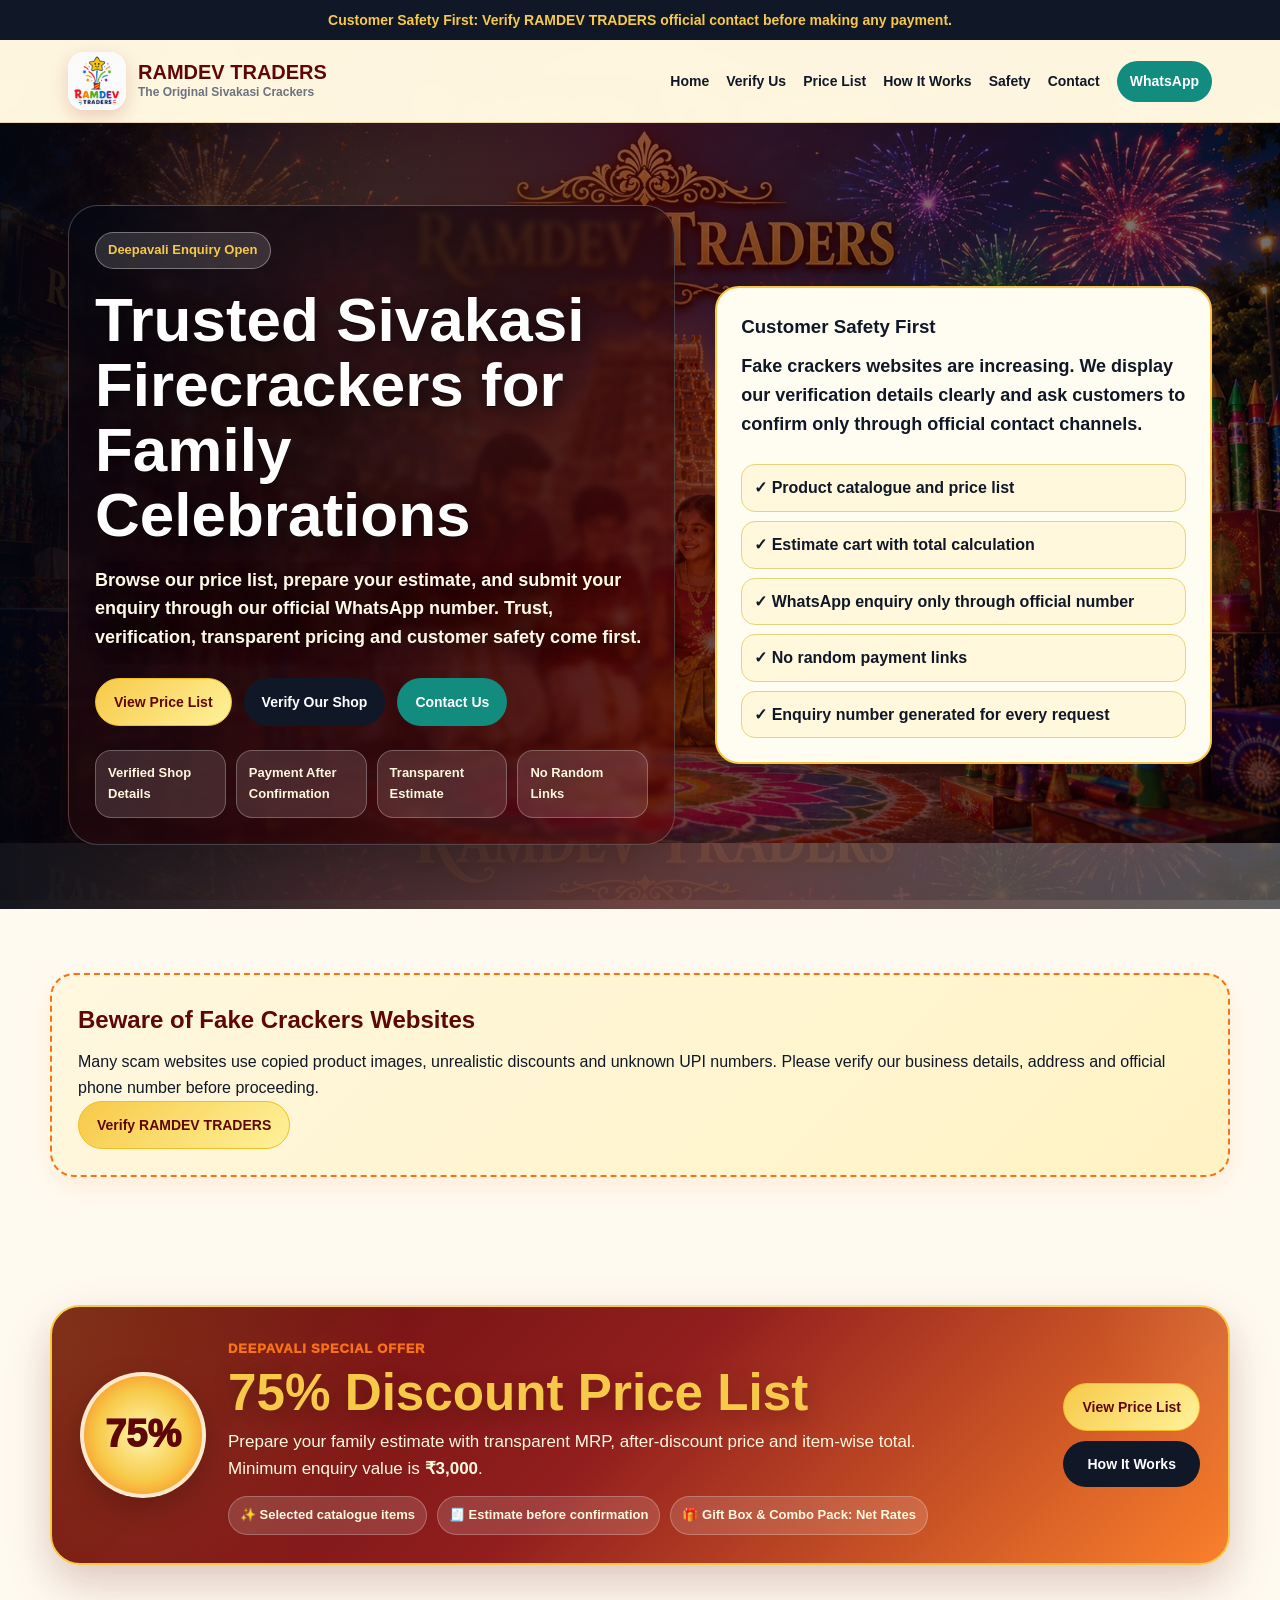
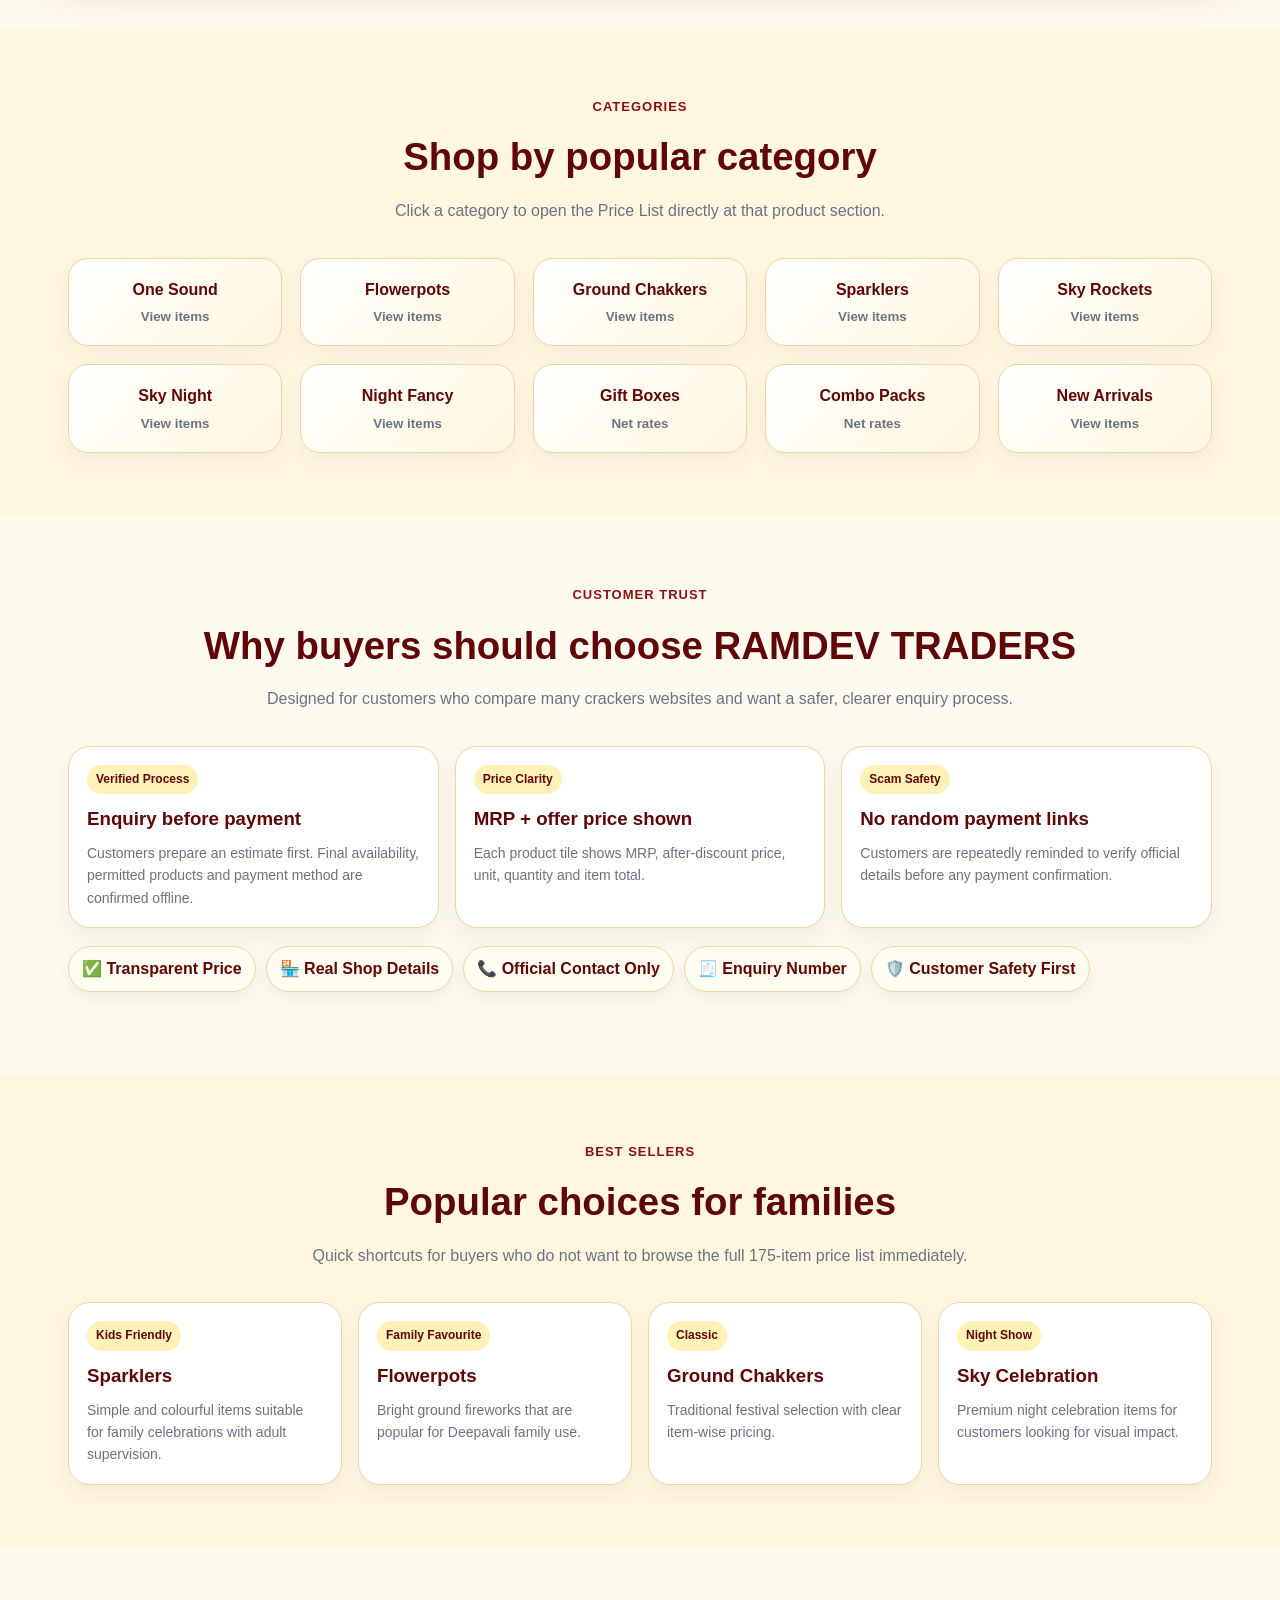
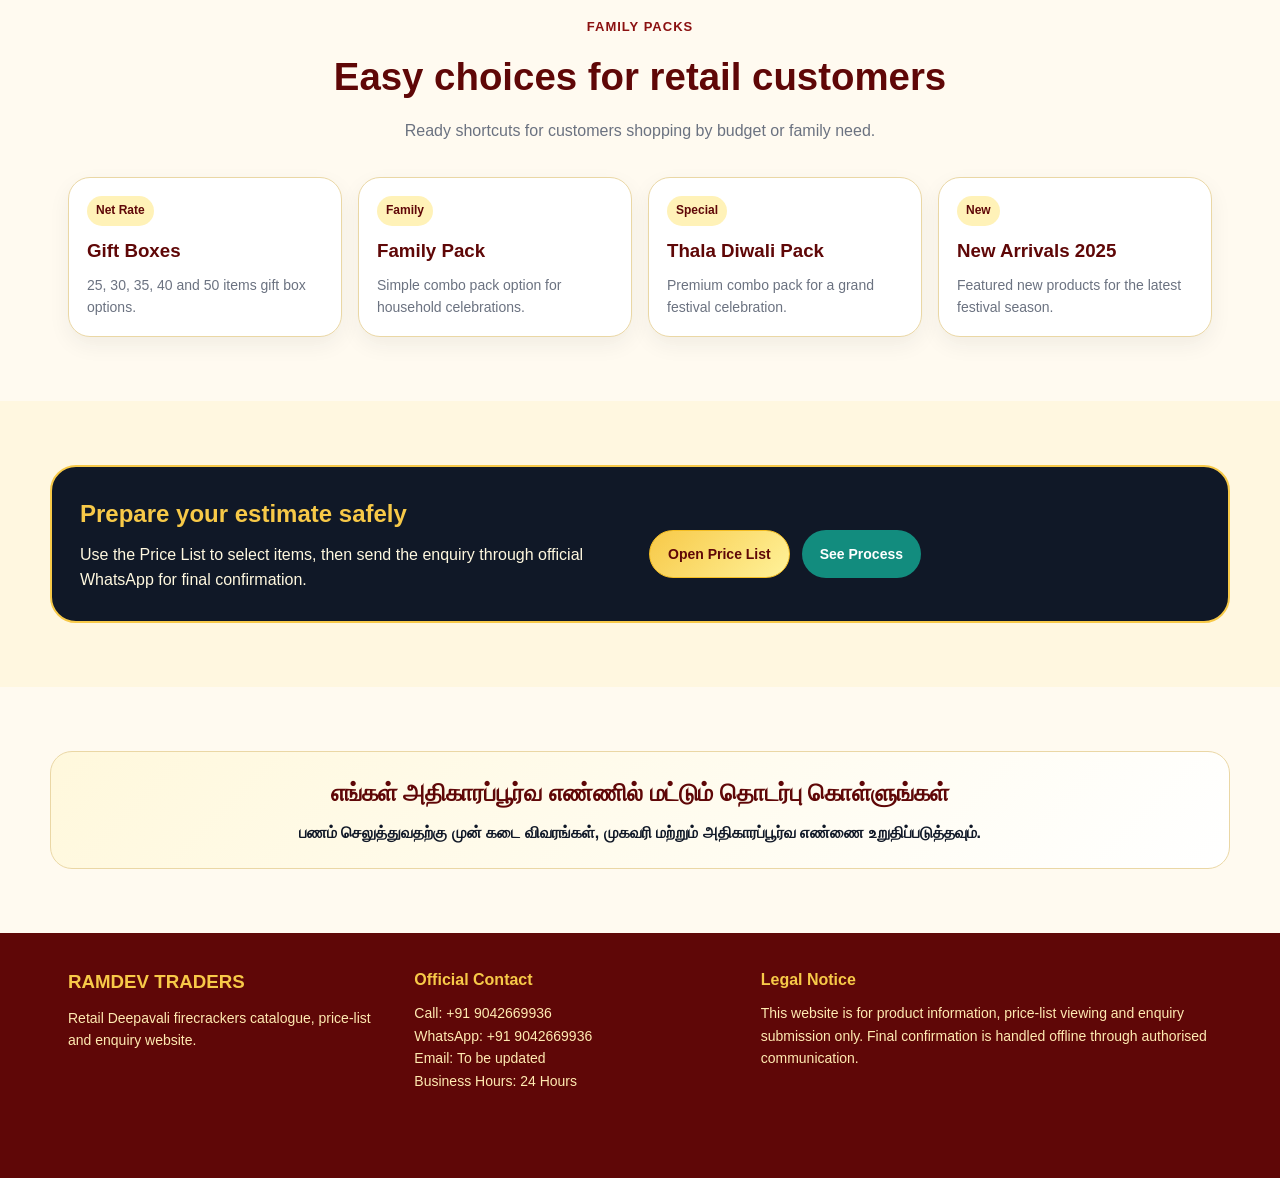
<file: index.html>
<!DOCTYPE html>
<html lang="en">
<head>
  <meta charset="UTF-8" />
  <meta name="viewport" content="width=device-width, initial-scale=1.0" />
  <meta name="description" content="RAMDEV TRADERS retail Sivakasi firecrackers catalogue, price list, trust verification and enquiry website." />
  <title>RAMDEV TRADERS | Deepavali Firecrackers Enquiry</title>
  <link rel="stylesheet" href="style.css" />
</head>
<body class="home-page">
<header>
  <div class="top-alert">Customer Safety First: Verify RAMDEV TRADERS official contact before making any payment.</div>
  <nav class="nav">
    <a class="brand" href="index.html" aria-label="RAMDEV TRADERS Home">
      <img class="brand-logo" src="assets/logo.png" alt="RAMDEV TRADERS logo" />
      <div class="brand-text">
        <h1>RAMDEV TRADERS</h1>
        <span>The Original Sivakasi Crackers</span>
      </div>
    </a>
    <button class="menu-toggle" onclick="toggleMenu()" aria-label="Open menu">☰</button>
    <div class="nav-links" id="navLinks">
      <a href="index.html">Home</a>
      <a href="verify.html">Verify Us</a>
      <a href="products.html">Price List</a>
      <a href="how-it-works.html">How It Works</a>
      <a href="safety.html">Safety</a>
      <a href="contact.html">Contact</a>
      <a class="btn btn-green btn-small" href="https://wa.me/919042669936" target="_blank" rel="noopener">WhatsApp</a>
    </div>
  </nav>
</header>
<main>
  <section class="hero home-hero">
    <div class="fireworks-layer" aria-hidden="true">
  <span class="firework fw1"></span><span class="firework fw2"></span><span class="firework fw3"></span><span class="firework fw4"></span><span class="firework fw5"></span>
  <span class="sparkle s1"></span><span class="sparkle s2"></span><span class="sparkle s3"></span><span class="sparkle s4"></span>
</div>
    <div class="container hero-grid">
      <div class="hero-copy">
        <div class="hero-badge">Deepavali Enquiry Open</div>
        <h2>Trusted Sivakasi Firecrackers for Family Celebrations</h2>
        <p>Browse our price list, prepare your estimate, and submit your enquiry through our official WhatsApp number. Trust, verification, transparent pricing and customer safety come first.</p>
        <div class="hero-actions">
          <a class="btn btn-primary" href="products.html">View Price List</a>
          <a class="btn btn-dark" href="verify.html">Verify Our Shop</a>
          <a class="btn btn-green" href="contact.html">Contact Us</a>
        </div>
        <div class="trust-strip">
          <div>Verified Shop Details</div><div>Payment After Confirmation</div><div>Transparent Estimate</div><div>No Random Links</div>
        </div>
      </div>
      <div class="hero-card glass-card">
        <h3>Customer Safety First</h3>
        <p>Fake crackers websites are increasing. We display our verification details clearly and ask customers to confirm only through official contact channels.</p>
        <ul>
          <li>✓ Product catalogue and price list</li>
          <li>✓ Estimate cart with total calculation</li>
          <li>✓ WhatsApp enquiry only through official number</li>
          <li>✓ No random payment links</li>
          <li>✓ Enquiry number generated for every request</li>
        </ul>
      </div>
    </div>
  </section>

  <section class="section">
    <div class="container warning-box">
      <h2>Beware of Fake Crackers Websites</h2>
      <p>Many scam websites use copied product images, unrealistic discounts and unknown UPI numbers. Please verify our business details, address and official phone number before proceeding.</p>
      <a class="btn btn-primary" href="verify.html">Verify RAMDEV TRADERS</a>
    </div>
  </section>



  <section class="section home-offer-section">
    <div class="container festival-offer-card">
      <div class="offer-burst" aria-hidden="true">75%</div>
      <div class="festival-offer-content">
        <span class="offer-kicker">Deepavali Special Offer</span>
        <h2>75% Discount Price List</h2>
        <p>Prepare your family estimate with transparent MRP, after-discount price and item-wise total. Minimum enquiry value is <strong>₹3,000</strong>.</p>
        <div class="offer-points">
          <span>✨ Selected catalogue items</span>
          <span>🧾 Estimate before confirmation</span>
          <span>🎁 Gift Box & Combo Pack: Net Rates</span>
        </div>
      </div>
      <div class="festival-offer-actions">
        <a class="btn btn-primary" href="products.html">View Price List</a>
        <a class="btn btn-dark" href="how-it-works.html">How It Works</a>
      </div>
    </div>
  </section>

  <section class="section section-soft">
    <div class="container">
      <div class="section-head">
        <span>Categories</span>
        <h2>Shop by popular category</h2>
        <p>Click a category to open the Price List directly at that product section.</p>
      </div>
      <div class="category-grid category-grid-wide">
        <a href="products.html?category=One%20Sound%20Crackers" class="category-card"><span>One Sound</span><small>View items</small></a>
        <a href="products.html?category=Flowerpots%20%2810Pcs%29" class="category-card"><span>Flowerpots</span><small>View items</small></a>
        <a href="products.html?category=Ground%20Chakker%20%2810Pcs%29" class="category-card"><span>Ground Chakkers</span><small>View items</small></a>
        <a href="products.html?category=Sparklers" class="category-card"><span>Sparklers</span><small>View items</small></a>
        <a href="products.html?category=Sky%20Rockets" class="category-card"><span>Sky Rockets</span><small>View items</small></a>
        <a href="products.html?category=Sky%20Night%20Celebration" class="category-card"><span>Sky Night</span><small>View items</small></a>
        <a href="products.html?category=Night%20Fancy%20Celebration" class="category-card"><span>Night Fancy</span><small>View items</small></a>
        <a href="products.html?category=Gift%20Box%20-%20Net%20Rates" class="category-card"><span>Gift Boxes</span><small>Net rates</small></a>
        <a href="products.html?category=Combo%20Pack%20-%20Net%20Rates" class="category-card"><span>Combo Packs</span><small>Net rates</small></a>
        <a href="products.html?category=New%20Arrivals%202025" class="category-card"><span>New Arrivals</span><small>View items</small></a>
      </div>
    </div>
  </section>

  <section class="section">
    <div class="container">
      <div class="section-head">
        <span>Customer Trust</span>
        <h2>Why buyers should choose RAMDEV TRADERS</h2>
        <p>Designed for customers who compare many crackers websites and want a safer, clearer enquiry process.</p>
      </div>
      <div class="trust-feature-grid">
        <div class="trust-feature-card"><span class="mini-chip">Verified Process</span><h3>Enquiry before payment</h3><p>Customers prepare an estimate first. Final availability, permitted products and payment method are confirmed offline.</p></div>
        <div class="trust-feature-card"><span class="mini-chip">Price Clarity</span><h3>MRP + offer price shown</h3><p>Each product tile shows MRP, after-discount price, unit, quantity and item total.</p></div>
        <div class="trust-feature-card"><span class="mini-chip">Scam Safety</span><h3>No random payment links</h3><p>Customers are repeatedly reminded to verify official details before any payment confirmation.</p></div>
      </div>
      <div class="trust-badge-row">
        <span>✅ Transparent Price</span><span>🏪 Real Shop Details</span><span>📞 Official Contact Only</span><span>🧾 Enquiry Number</span><span>🛡️ Customer Safety First</span>
      </div>
    </div>
  </section>

  <section class="section section-soft">
    <div class="container">
      <div class="section-head">
        <span>Best Sellers</span>
        <h2>Popular choices for families</h2>
        <p>Quick shortcuts for buyers who do not want to browse the full 175-item price list immediately.</p>
      </div>
      <div class="home-highlight-grid">
        <a class="mini-product-card" href="products.html?category=Sparklers"><span class="mini-chip">Kids Friendly</span><h3>Sparklers</h3><p>Simple and colourful items suitable for family celebrations with adult supervision.</p></a>
        <a class="mini-product-card" href="products.html?category=Flowerpots%20%2810Pcs%29"><span class="mini-chip">Family Favourite</span><h3>Flowerpots</h3><p>Bright ground fireworks that are popular for Deepavali family use.</p></a>
        <a class="mini-product-card" href="products.html?category=Ground%20Chakker%20%2810Pcs%29"><span class="mini-chip">Classic</span><h3>Ground Chakkers</h3><p>Traditional festival selection with clear item-wise pricing.</p></a>
        <a class="mini-product-card" href="products.html?category=Sky%20Night%20Celebration"><span class="mini-chip">Night Show</span><h3>Sky Celebration</h3><p>Premium night celebration items for customers looking for visual impact.</p></a>
      </div>
    </div>
  </section>

  <section class="section">
    <div class="container">
      <div class="section-head">
        <span>Family Packs</span>
        <h2>Easy choices for retail customers</h2>
        <p>Ready shortcuts for customers shopping by budget or family need.</p>
      </div>
      <div class="home-highlight-grid">
        <a class="pack-card" href="products.html?category=Gift%20Box%20-%20Net%20Rates"><span class="mini-chip">Net Rate</span><h3>Gift Boxes</h3><p>25, 30, 35, 40 and 50 items gift box options.</p></a>
        <a class="pack-card" href="products.html?category=Combo%20Pack%20-%20Net%20Rates"><span class="mini-chip">Family</span><h3>Family Pack</h3><p>Simple combo pack option for household celebrations.</p></a>
        <a class="pack-card" href="products.html?category=Combo%20Pack%20-%20Net%20Rates"><span class="mini-chip">Special</span><h3>Thala Diwali Pack</h3><p>Premium combo pack for a grand festival celebration.</p></a>
        <a class="pack-card" href="products.html?category=New%20Arrivals%202025"><span class="mini-chip">New</span><h3>New Arrivals 2025</h3><p>Featured new products for the latest festival season.</p></a>
      </div>
    </div>
  </section>

  <section class="section section-soft">
    <div class="container cta-split">
      <div>
        <h2>Prepare your estimate safely</h2>
        <p>Use the Price List to select items, then send the enquiry through official WhatsApp for final confirmation.</p>
      </div>
      <div class="hero-actions">
        <a class="btn btn-primary" href="products.html">Open Price List</a>
        <a class="btn btn-green" href="how-it-works.html">See Process</a>
      </div>
    </div>
  </section>

  <section class="section">
    <div class="container tamil-note">
      <h2>எங்கள் அதிகாரப்பூர்வ எண்ணில் மட்டும் தொடர்பு கொள்ளுங்கள்</h2>
      <p>பணம் செலுத்துவதற்கு முன் கடை விவரங்கள், முகவரி மற்றும் அதிகாரப்பூர்வ எண்ணை உறுதிப்படுத்தவும்.</p>
    </div>
  </section>
</main>
<footer>
  <div class="container footer-grid">
    <div>
      <h3>RAMDEV TRADERS</h3>
      <p>Retail Deepavali firecrackers catalogue, price-list and enquiry website.</p>
    </div>
    <div>
      <h4>Official Contact</h4>
      <p>Call: +91 9042669936<br>WhatsApp: +91 9042669936<br>Email: To be updated<br>Business Hours: 24 Hours</p>
    </div>
    <div>
      <h4>Legal Notice</h4>
      <p>This website is for product information, price-list viewing and enquiry submission only. Final confirmation is handled offline through authorised communication.</p>
    </div>
  </div>
</footer>
<div class="mobile-bar">
  <a href="https://wa.me/919042669936" target="_blank" rel="noopener">WA Call</a>
  <a href="https://wa.me/919042669936" target="_blank" rel="noopener">WhatsApp</a>
  <a href="products.html">Price List</a>
</div>
<script>function toggleMenu(){document.getElementById('navLinks').classList.toggle('open')}</script>

</body>
</html>
</file>
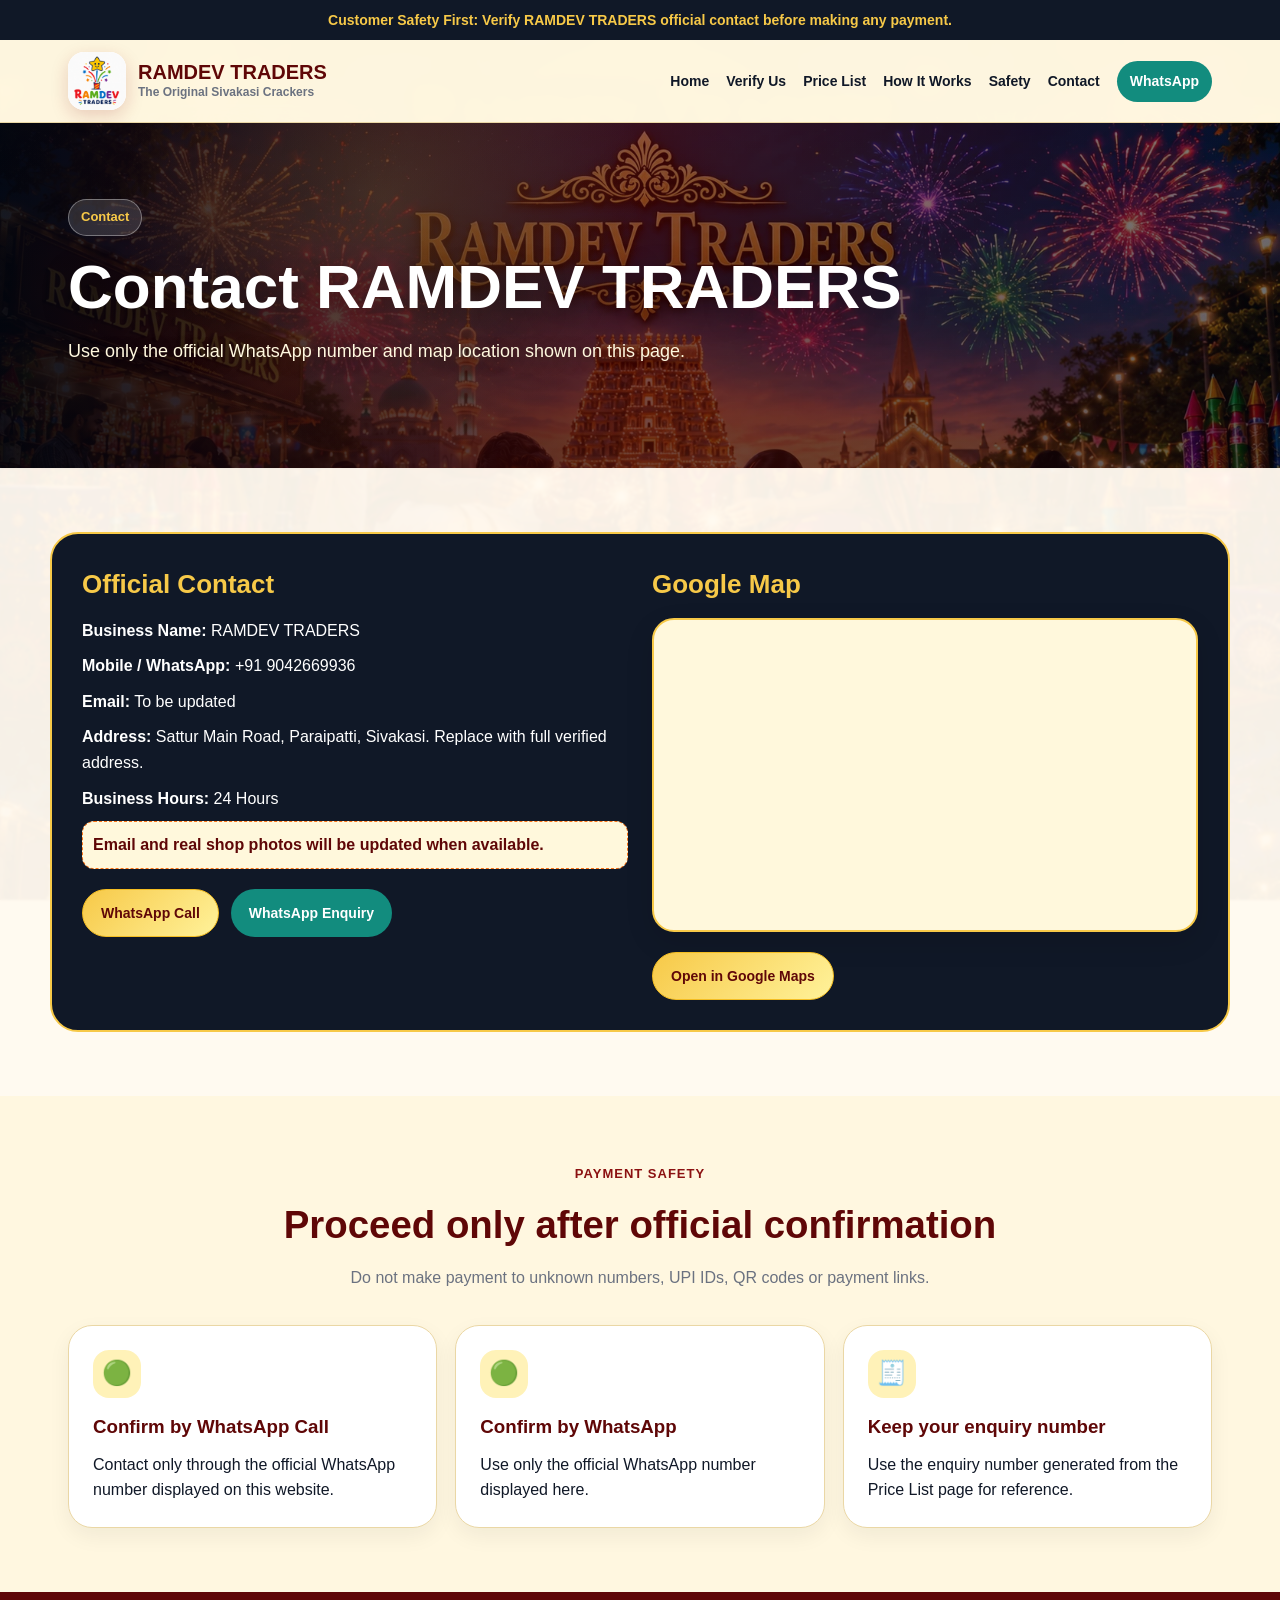
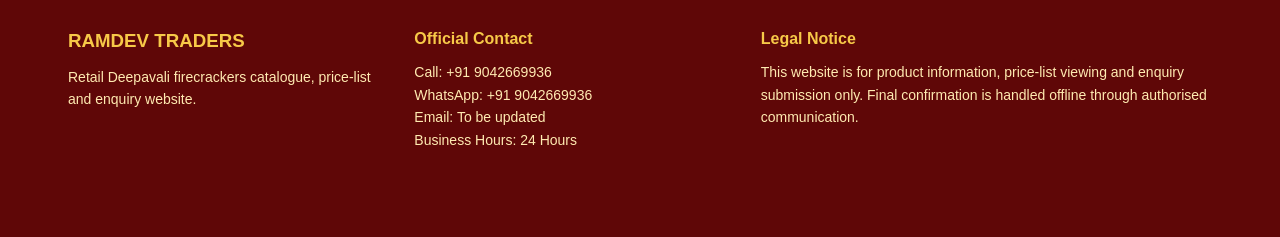
<file: contact.html>
<!DOCTYPE html>
<html lang="en">
<head>
  <meta charset="UTF-8" />
  <meta name="viewport" content="width=device-width, initial-scale=1.0" />
  <meta name="description" content="Contact RAMDEV TRADERS official WhatsApp, phone, address and business hours." />
  <title>Contact | RAMDEV TRADERS</title>
  <link rel="stylesheet" href="style.css" />
</head>
<body class="contact-page">
<header>
  <div class="top-alert">Customer Safety First: Verify RAMDEV TRADERS official contact before making any payment.</div>
  <nav class="nav">
    <a class="brand" href="index.html" aria-label="RAMDEV TRADERS Home">
      <img class="brand-logo" src="assets/logo.png" alt="RAMDEV TRADERS logo" />
      <div class="brand-text">
        <h1>RAMDEV TRADERS</h1>
        <span>The Original Sivakasi Crackers</span>
      </div>
    </a>
    <button class="menu-toggle" onclick="toggleMenu()" aria-label="Open menu">☰</button>
    <div class="nav-links" id="navLinks">
      <a href="index.html">Home</a>
      <a href="verify.html">Verify Us</a>
      <a href="products.html">Price List</a>
      <a href="how-it-works.html">How It Works</a>
      <a href="safety.html">Safety</a>
      <a href="contact.html">Contact</a>
      <a class="btn btn-green btn-small" href="https://wa.me/919042669936" target="_blank" rel="noopener">WhatsApp</a>
    </div>
  </nav>
</header>
<main>
  <section class="page-hero"><div class="container"><div class="hero-badge">Contact</div><h2>Contact RAMDEV TRADERS</h2><p>Use only the official WhatsApp number and map location shown on this page.</p></div></section>
  <section class="section">
    <div class="container contact-panel">
      <div>
        <h3>Official Contact</h3>
        <p><strong>Business Name:</strong> RAMDEV TRADERS</p>
        <p><strong>Mobile / WhatsApp:</strong> +91 9042669936</p>
        <p><strong>Email:</strong> To be updated</p>
        <p><strong>Address:</strong> Sattur Main Road, Paraipatti, Sivakasi. Replace with full verified address.</p>
        <p><strong>Business Hours:</strong> 24 Hours</p>
        <p class="placeholder-warning">Email and real shop photos will be updated when available.</p>
        <div class="hero-actions"><a class="btn btn-primary" href="https://wa.me/919042669936" target="_blank" rel="noopener">WhatsApp Call</a><a class="btn btn-green" href="https://wa.me/919042669936" target="_blank" rel="noopener">WhatsApp Enquiry</a></div>
      </div>
      <div>
        <h3>Google Map</h3>
        <div class="map-frame"><iframe title="RAMDEV TRADERS Google Map Location" src="https://maps.google.com/maps?q=9.430028,77.817556&z=16&output=embed" loading="lazy" referrerpolicy="no-referrer-when-downgrade"></iframe></div><div class="hero-actions"><a class="btn btn-primary" href="https://www.google.com/maps?q=9.430028,77.817556" target="_blank" rel="noopener">Open in Google Maps</a></div>
      </div>
    </div>
  </section>
  <section class="section section-soft">
    <div class="container">
      <div class="section-head"><span>Payment Safety</span><h2>Proceed only after official confirmation</h2><p>Do not make payment to unknown numbers, UPI IDs, QR codes or payment links.</p></div>
      <div class="cards-3">
        <div class="card"><div class="icon">🟢</div><h3>Confirm by WhatsApp Call</h3><p>Contact only through the official WhatsApp number displayed on this website.</p></div>
        <div class="card"><div class="icon">🟢</div><h3>Confirm by WhatsApp</h3><p>Use only the official WhatsApp number displayed here.</p></div>
        <div class="card"><div class="icon">🧾</div><h3>Keep your enquiry number</h3><p>Use the enquiry number generated from the Price List page for reference.</p></div>
      </div>
    </div>
  </section>
</main>
<footer>
  <div class="container footer-grid">
    <div>
      <h3>RAMDEV TRADERS</h3>
      <p>Retail Deepavali firecrackers catalogue, price-list and enquiry website.</p>
    </div>
    <div>
      <h4>Official Contact</h4>
      <p>Call: +91 9042669936<br>WhatsApp: +91 9042669936<br>Email: To be updated<br>Business Hours: 24 Hours</p>
    </div>
    <div>
      <h4>Legal Notice</h4>
      <p>This website is for product information, price-list viewing and enquiry submission only. Final confirmation is handled offline through authorised communication.</p>
    </div>
  </div>
</footer>
<div class="mobile-bar">
  <a href="https://wa.me/919042669936" target="_blank" rel="noopener">WA Call</a>
  <a href="https://wa.me/919042669936" target="_blank" rel="noopener">WhatsApp</a>
  <a href="products.html">Price List</a>
</div>
<script>function toggleMenu(){document.getElementById('navLinks').classList.toggle('open')}</script>

</body>
</html>
</file>
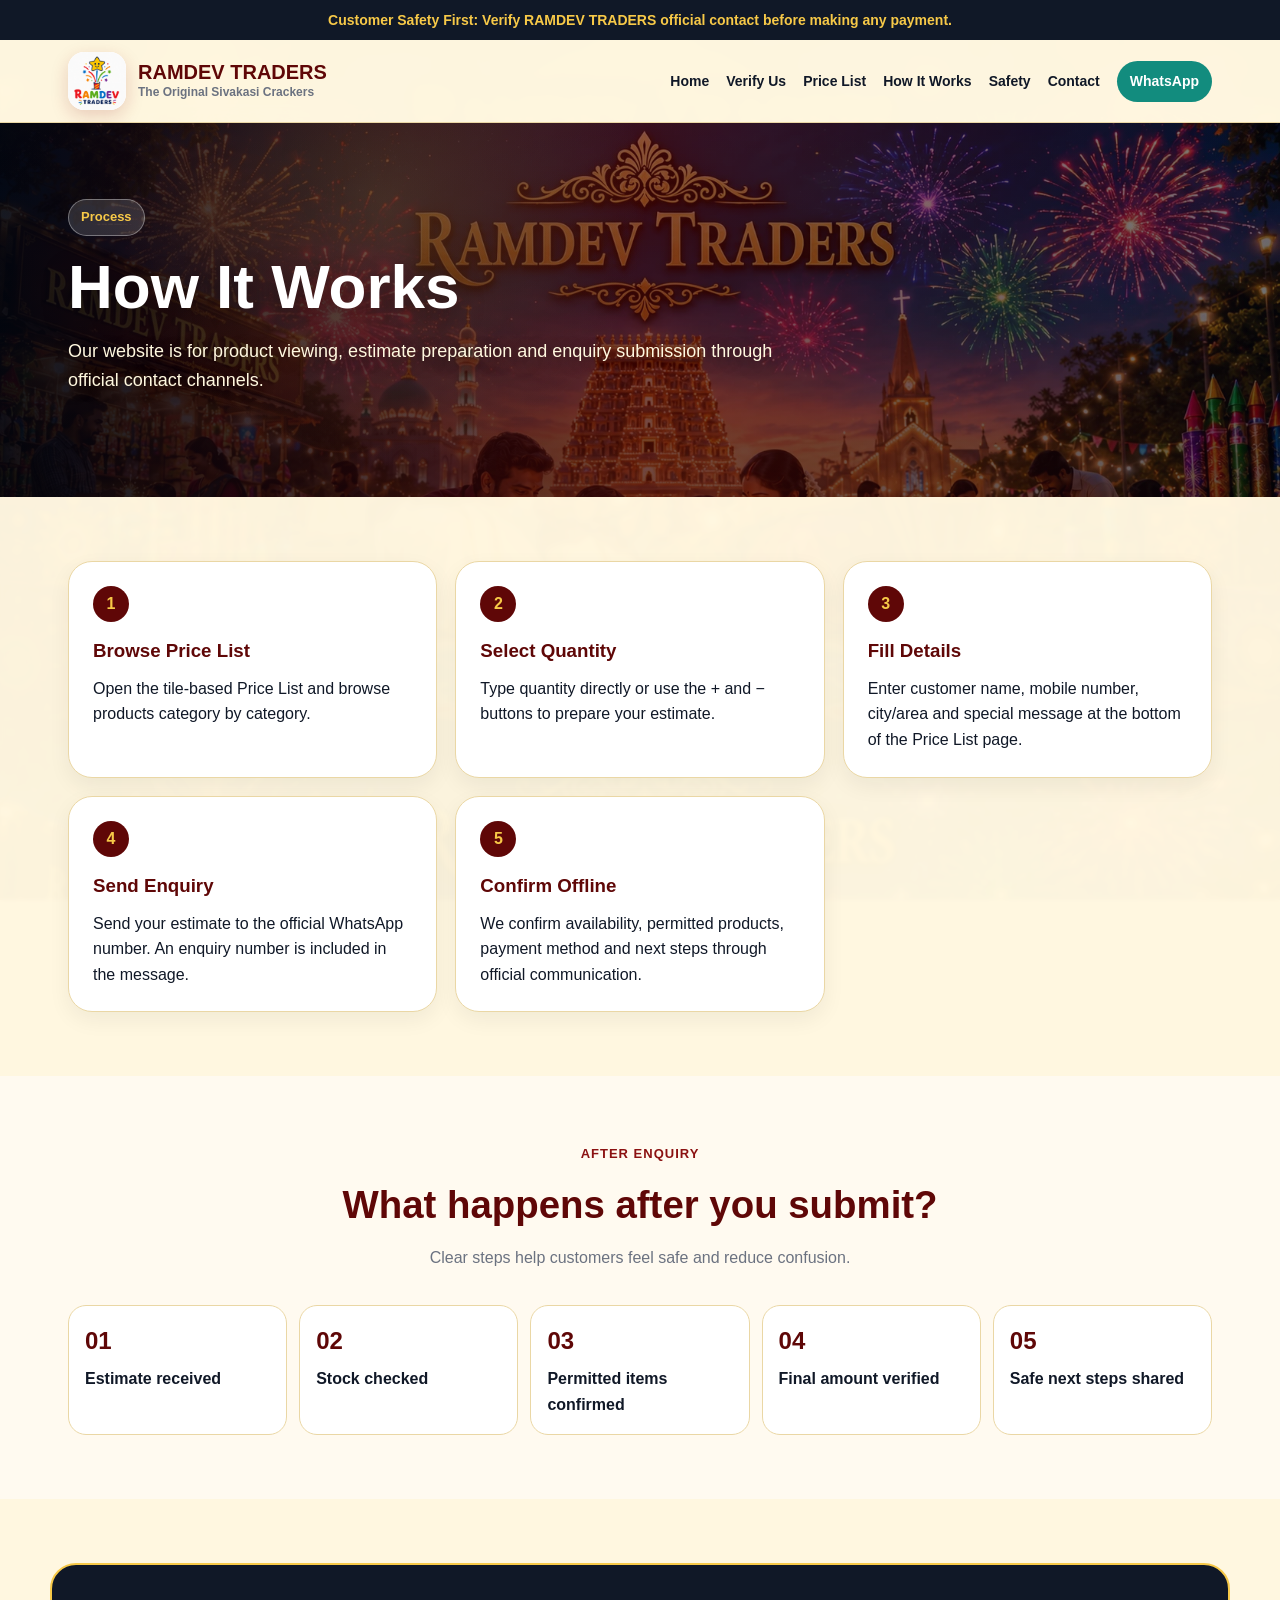
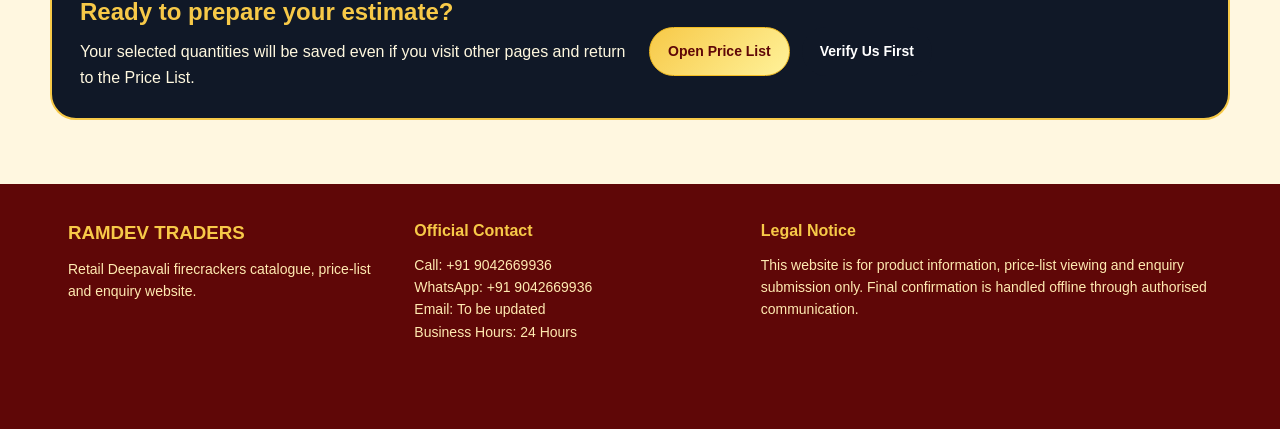
<file: how-it-works.html>
<!DOCTYPE html>
<html lang="en">
<head>
  <meta charset="UTF-8" />
  <meta name="viewport" content="width=device-width, initial-scale=1.0" />
  <meta name="description" content="How RAMDEV TRADERS firecrackers enquiry and estimate process works." />
  <title>How It Works | RAMDEV TRADERS</title>
  <link rel="stylesheet" href="style.css" />
</head>
<body class="process-page">
<header>
  <div class="top-alert">Customer Safety First: Verify RAMDEV TRADERS official contact before making any payment.</div>
  <nav class="nav">
    <a class="brand" href="index.html" aria-label="RAMDEV TRADERS Home">
      <img class="brand-logo" src="assets/logo.png" alt="RAMDEV TRADERS logo" />
      <div class="brand-text">
        <h1>RAMDEV TRADERS</h1>
        <span>The Original Sivakasi Crackers</span>
      </div>
    </a>
    <button class="menu-toggle" onclick="toggleMenu()" aria-label="Open menu">☰</button>
    <div class="nav-links" id="navLinks">
      <a href="index.html">Home</a>
      <a href="verify.html">Verify Us</a>
      <a href="products.html">Price List</a>
      <a href="how-it-works.html">How It Works</a>
      <a href="safety.html">Safety</a>
      <a href="contact.html">Contact</a>
      <a class="btn btn-green btn-small" href="https://wa.me/919042669936" target="_blank" rel="noopener">WhatsApp</a>
    </div>
  </nav>
</header>
<main>
  <section class="page-hero"><div class="container"><div class="hero-badge">Process</div><h2>How It Works</h2><p>Our website is for product viewing, estimate preparation and enquiry submission through official contact channels.</p></div></section>
  <section class="section section-soft">
    <div class="container steps-grid">
      <div class="step"><div class="step-number">1</div><h3>Browse Price List</h3><p>Open the tile-based Price List and browse products category by category.</p></div>
      <div class="step"><div class="step-number">2</div><h3>Select Quantity</h3><p>Type quantity directly or use the + and − buttons to prepare your estimate.</p></div>
      <div class="step"><div class="step-number">3</div><h3>Fill Details</h3><p>Enter customer name, mobile number, city/area and special message at the bottom of the Price List page.</p></div>
      <div class="step"><div class="step-number">4</div><h3>Send Enquiry</h3><p>Send your estimate to the official WhatsApp number. An enquiry number is included in the message.</p></div>
      <div class="step"><div class="step-number">5</div><h3>Confirm Offline</h3><p>We confirm availability, permitted products, payment method and next steps through official communication.</p></div>
    </div>
  </section>
  <section class="section">
    <div class="container">
      <div class="section-head"><span>After Enquiry</span><h2>What happens after you submit?</h2><p>Clear steps help customers feel safe and reduce confusion.</p></div>
      <div class="process-checklist">
        <div><strong>01</strong>Estimate received</div>
        <div><strong>02</strong>Stock checked</div>
        <div><strong>03</strong>Permitted items confirmed</div>
        <div><strong>04</strong>Final amount verified</div>
        <div><strong>05</strong>Safe next steps shared</div>
      </div>
    </div>
  </section>
  <section class="section section-soft">
    <div class="container cta-split">
      <div><h2>Ready to prepare your estimate?</h2><p>Your selected quantities will be saved even if you visit other pages and return to the Price List.</p></div>
      <div class="hero-actions"><a class="btn btn-primary" href="products.html">Open Price List</a><a class="btn btn-dark" href="verify.html">Verify Us First</a></div>
    </div>
  </section>
</main>
<footer>
  <div class="container footer-grid">
    <div>
      <h3>RAMDEV TRADERS</h3>
      <p>Retail Deepavali firecrackers catalogue, price-list and enquiry website.</p>
    </div>
    <div>
      <h4>Official Contact</h4>
      <p>Call: +91 9042669936<br>WhatsApp: +91 9042669936<br>Email: To be updated<br>Business Hours: 24 Hours</p>
    </div>
    <div>
      <h4>Legal Notice</h4>
      <p>This website is for product information, price-list viewing and enquiry submission only. Final confirmation is handled offline through authorised communication.</p>
    </div>
  </div>
</footer>
<div class="mobile-bar">
  <a href="https://wa.me/919042669936" target="_blank" rel="noopener">WA Call</a>
  <a href="https://wa.me/919042669936" target="_blank" rel="noopener">WhatsApp</a>
  <a href="products.html">Price List</a>
</div>
<script>function toggleMenu(){document.getElementById('navLinks').classList.toggle('open')}</script>

</body>
</html>
</file>
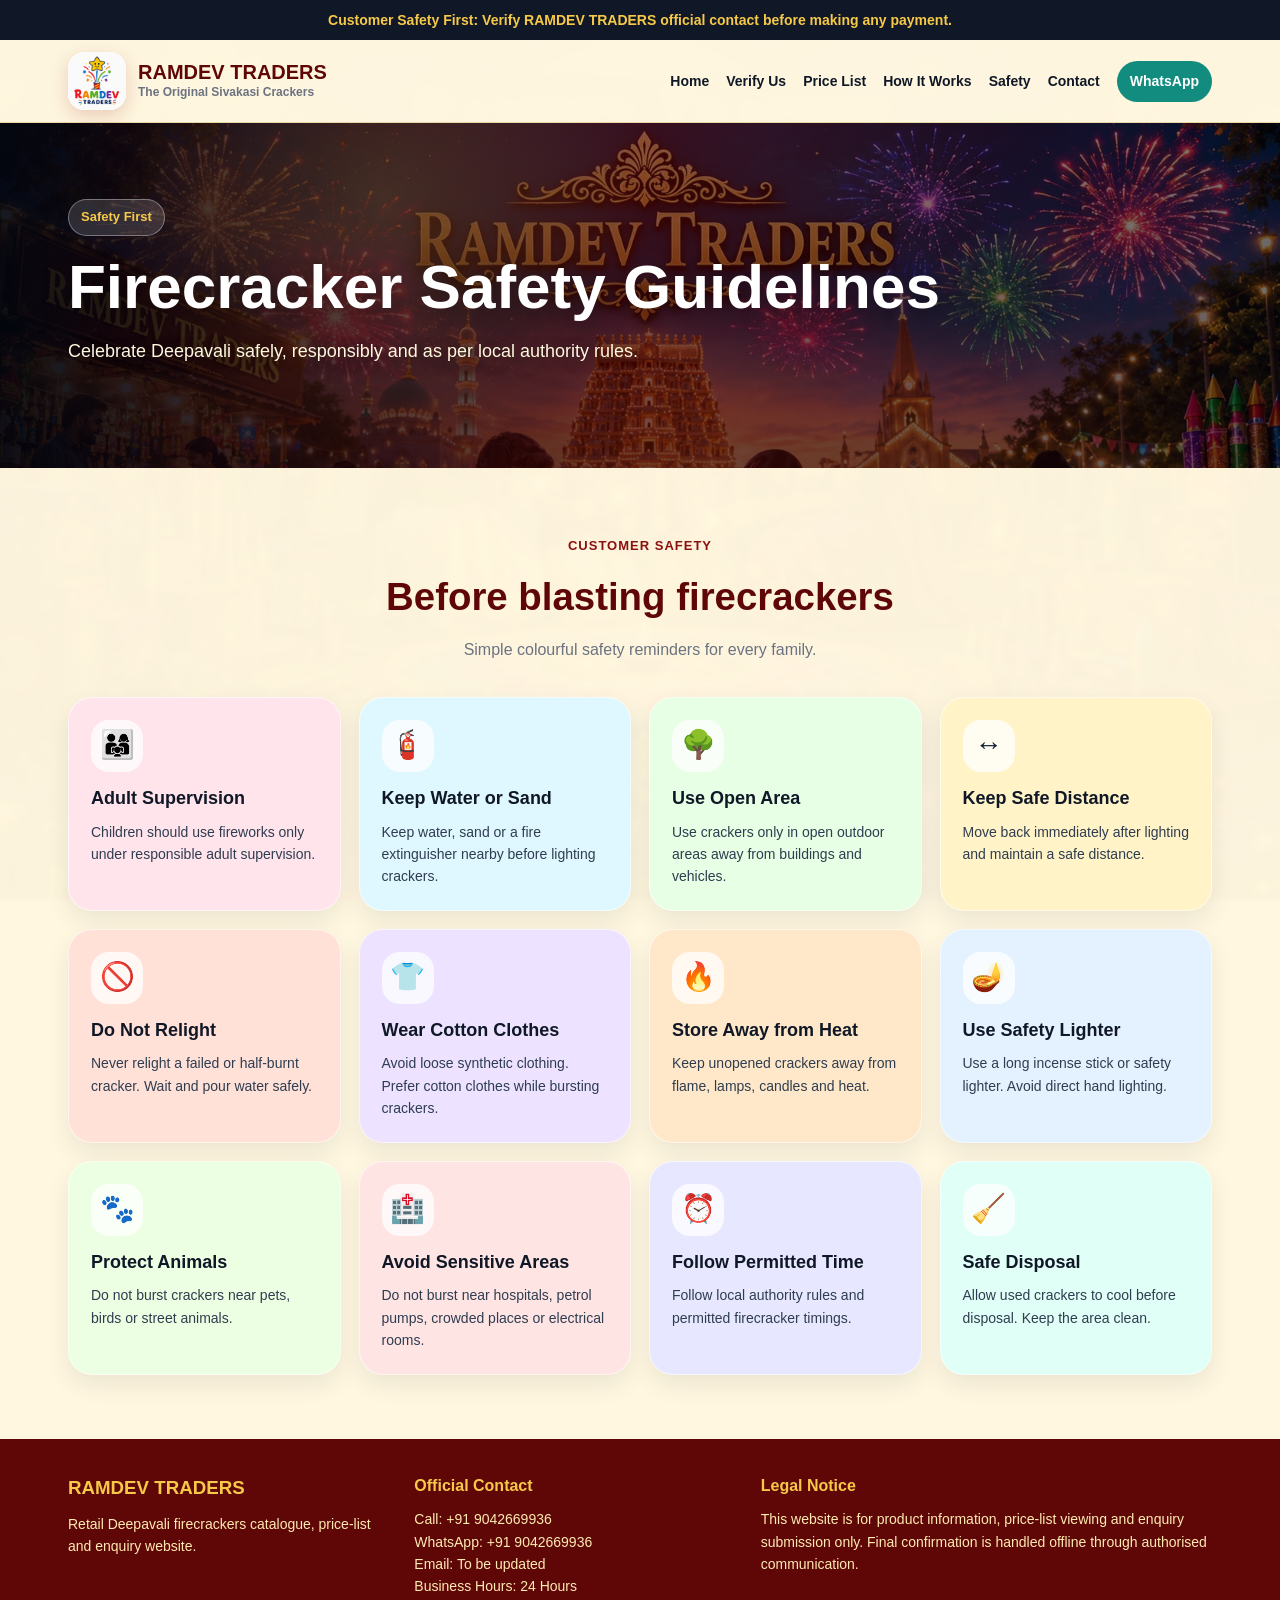
<file: safety.html>
<!DOCTYPE html>
<html lang="en">
<head>
  <meta charset="UTF-8" />
  <meta name="viewport" content="width=device-width, initial-scale=1.0" />
  <meta name="description" content="Firecracker safety guidelines for RAMDEV TRADERS customers." />
  <title>Safety | RAMDEV TRADERS</title>
  <link rel="stylesheet" href="style.css" />
</head>
<body class="safety-page">
<header>
  <div class="top-alert">Customer Safety First: Verify RAMDEV TRADERS official contact before making any payment.</div>
  <nav class="nav">
    <a class="brand" href="index.html" aria-label="RAMDEV TRADERS Home">
      <img class="brand-logo" src="assets/logo.png" alt="RAMDEV TRADERS logo" />
      <div class="brand-text">
        <h1>RAMDEV TRADERS</h1>
        <span>The Original Sivakasi Crackers</span>
      </div>
    </a>
    <button class="menu-toggle" onclick="toggleMenu()" aria-label="Open menu">☰</button>
    <div class="nav-links" id="navLinks">
      <a href="index.html">Home</a>
      <a href="verify.html">Verify Us</a>
      <a href="products.html">Price List</a>
      <a href="how-it-works.html">How It Works</a>
      <a href="safety.html">Safety</a>
      <a href="contact.html">Contact</a>
      <a class="btn btn-green btn-small" href="https://wa.me/919042669936" target="_blank" rel="noopener">WhatsApp</a>
    </div>
  </nav>
</header>
<main>
  <section class="page-hero"><div class="container"><div class="hero-badge">Safety First</div><h2>Firecracker Safety Guidelines</h2><p>Celebrate Deepavali safely, responsibly and as per local authority rules.</p></div></section>
  <section class="section section-soft">
    <div class="container">
      <div class="section-head"><span>Customer Safety</span><h2>Before blasting firecrackers</h2><p>Simple colourful safety reminders for every family.</p></div>
      <div class="safety-grid">
        <div class="safety-card c1"><div class="safety-icon">👨‍👩‍👧</div><h3>Adult Supervision</h3><p>Children should use fireworks only under responsible adult supervision.</p></div>
<div class="safety-card c2"><div class="safety-icon">🧯</div><h3>Keep Water or Sand</h3><p>Keep water, sand or a fire extinguisher nearby before lighting crackers.</p></div>
<div class="safety-card c3"><div class="safety-icon">🌳</div><h3>Use Open Area</h3><p>Use crackers only in open outdoor areas away from buildings and vehicles.</p></div>
<div class="safety-card c4"><div class="safety-icon">↔️</div><h3>Keep Safe Distance</h3><p>Move back immediately after lighting and maintain a safe distance.</p></div>
<div class="safety-card c5"><div class="safety-icon">🚫</div><h3>Do Not Relight</h3><p>Never relight a failed or half-burnt cracker. Wait and pour water safely.</p></div>
<div class="safety-card c6"><div class="safety-icon">👕</div><h3>Wear Cotton Clothes</h3><p>Avoid loose synthetic clothing. Prefer cotton clothes while bursting crackers.</p></div>
<div class="safety-card c7"><div class="safety-icon">🔥</div><h3>Store Away from Heat</h3><p>Keep unopened crackers away from flame, lamps, candles and heat.</p></div>
<div class="safety-card c8"><div class="safety-icon">🪔</div><h3>Use Safety Lighter</h3><p>Use a long incense stick or safety lighter. Avoid direct hand lighting.</p></div>
<div class="safety-card c9"><div class="safety-icon">🐾</div><h3>Protect Animals</h3><p>Do not burst crackers near pets, birds or street animals.</p></div>
<div class="safety-card c10"><div class="safety-icon">🏥</div><h3>Avoid Sensitive Areas</h3><p>Do not burst near hospitals, petrol pumps, crowded places or electrical rooms.</p></div>
<div class="safety-card c11"><div class="safety-icon">⏰</div><h3>Follow Permitted Time</h3><p>Follow local authority rules and permitted firecracker timings.</p></div>
<div class="safety-card c12"><div class="safety-icon">🧹</div><h3>Safe Disposal</h3><p>Allow used crackers to cool before disposal. Keep the area clean.</p></div>
      </div>
    </div>
  </section>
</main>
<footer>
  <div class="container footer-grid">
    <div>
      <h3>RAMDEV TRADERS</h3>
      <p>Retail Deepavali firecrackers catalogue, price-list and enquiry website.</p>
    </div>
    <div>
      <h4>Official Contact</h4>
      <p>Call: +91 9042669936<br>WhatsApp: +91 9042669936<br>Email: To be updated<br>Business Hours: 24 Hours</p>
    </div>
    <div>
      <h4>Legal Notice</h4>
      <p>This website is for product information, price-list viewing and enquiry submission only. Final confirmation is handled offline through authorised communication.</p>
    </div>
  </div>
</footer>
<div class="mobile-bar">
  <a href="https://wa.me/919042669936" target="_blank" rel="noopener">WA Call</a>
  <a href="https://wa.me/919042669936" target="_blank" rel="noopener">WhatsApp</a>
  <a href="products.html">Price List</a>
</div>
<script>function toggleMenu(){document.getElementById('navLinks').classList.toggle('open')}</script>

</body>
</html>
</file>
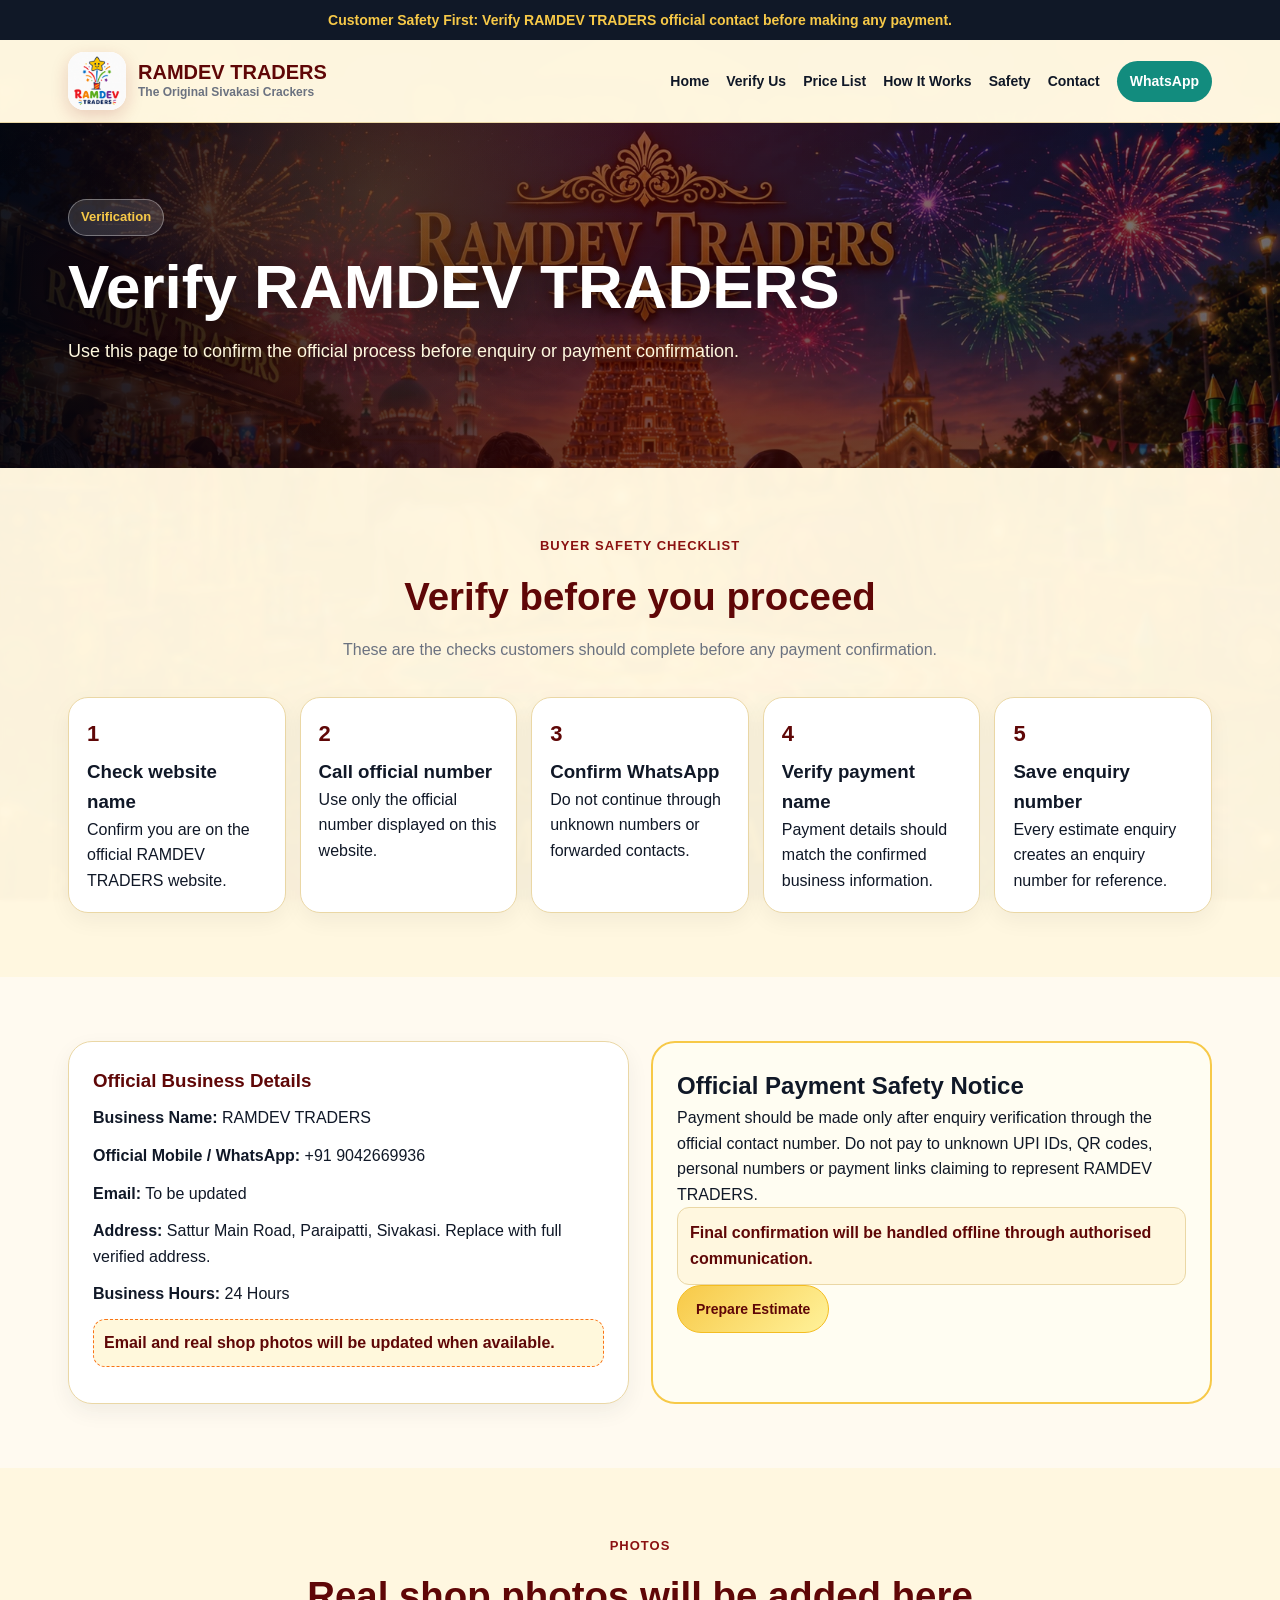
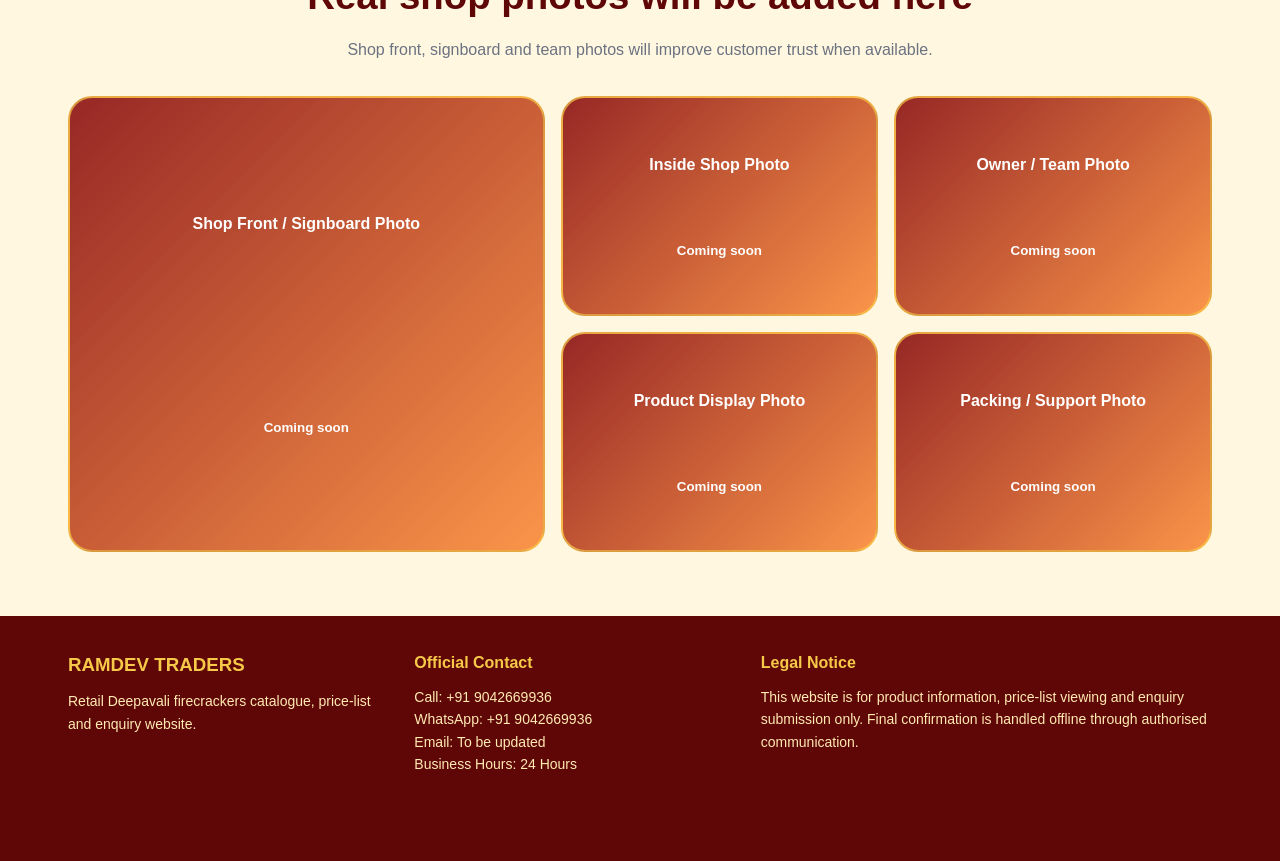
<file: verify.html>
<!DOCTYPE html>
<html lang="en">
<head>
  <meta charset="UTF-8" />
  <meta name="viewport" content="width=device-width, initial-scale=1.0" />
  <meta name="description" content="Verify RAMDEV TRADERS official firecrackers shop details before enquiry." />
  <title>Verify Us | RAMDEV TRADERS</title>
  <link rel="stylesheet" href="style.css" />
</head>
<body class="verify-page">
<header>
  <div class="top-alert">Customer Safety First: Verify RAMDEV TRADERS official contact before making any payment.</div>
  <nav class="nav">
    <a class="brand" href="index.html" aria-label="RAMDEV TRADERS Home">
      <img class="brand-logo" src="assets/logo.png" alt="RAMDEV TRADERS logo" />
      <div class="brand-text">
        <h1>RAMDEV TRADERS</h1>
        <span>The Original Sivakasi Crackers</span>
      </div>
    </a>
    <button class="menu-toggle" onclick="toggleMenu()" aria-label="Open menu">☰</button>
    <div class="nav-links" id="navLinks">
      <a href="index.html">Home</a>
      <a href="verify.html">Verify Us</a>
      <a href="products.html">Price List</a>
      <a href="how-it-works.html">How It Works</a>
      <a href="safety.html">Safety</a>
      <a href="contact.html">Contact</a>
      <a class="btn btn-green btn-small" href="https://wa.me/919042669936" target="_blank" rel="noopener">WhatsApp</a>
    </div>
  </nav>
</header>
<main>
  <section class="page-hero"><div class="container"><div class="hero-badge">Verification</div><h2>Verify RAMDEV TRADERS</h2><p>Use this page to confirm the official process before enquiry or payment confirmation.</p></div></section>
  <section class="section section-soft">
    <div class="container">
      <div class="section-head"><span>Buyer Safety Checklist</span><h2>Verify before you proceed</h2><p>These are the checks customers should complete before any payment confirmation.</p></div>
      <div class="verification-checklist">
        <div class="check-card"><strong>1</strong><h3>Check website name</h3><p>Confirm you are on the official RAMDEV TRADERS website.</p></div>
        <div class="check-card"><strong>2</strong><h3>Call official number</h3><p>Use only the official number displayed on this website.</p></div>
        <div class="check-card"><strong>3</strong><h3>Confirm WhatsApp</h3><p>Do not continue through unknown numbers or forwarded contacts.</p></div>
        <div class="check-card"><strong>4</strong><h3>Verify payment name</h3><p>Payment details should match the confirmed business information.</p></div>
        <div class="check-card"><strong>5</strong><h3>Save enquiry number</h3><p>Every estimate enquiry creates an enquiry number for reference.</p></div>
      </div>
    </div>
  </section>
  <section class="section">
    <div class="container grid-2">
      <div class="card strong">
        <h3>Official Business Details</h3>
        <p><strong>Business Name:</strong> RAMDEV TRADERS</p>
        <p><strong>Official Mobile / WhatsApp:</strong> +91 9042669936</p>
        <p><strong>Email:</strong> To be updated</p>
        <p><strong>Address:</strong> Sattur Main Road, Paraipatti, Sivakasi. Replace with full verified address.</p>
        <p><strong>Business Hours:</strong> 24 Hours</p>
        <p class="placeholder-warning">Email and real shop photos will be updated when available.</p>
      </div>
      <div class="payment-safety-box">
        <h2>Official Payment Safety Notice</h2>
        <p>Payment should be made only after enquiry verification through the official contact number. Do not pay to unknown UPI IDs, QR codes, personal numbers or payment links claiming to represent RAMDEV TRADERS.</p>
        <p class="highlight">Final confirmation will be handled offline through authorised communication.</p>
        <a class="btn btn-primary" href="products.html">Prepare Estimate</a>
      </div>
    </div>
  </section>
  <section class="section section-soft">
    <div class="container">
      <div class="section-head"><span>Photos</span><h2>Real shop photos will be added here</h2><p>Shop front, signboard and team photos will improve customer trust when available.</p></div>
      <div class="photo-grid">
        <div class="photo-placeholder big">Shop Front / Signboard Photo<br><small>Coming soon</small></div>
        <div class="photo-placeholder">Inside Shop Photo<br><small>Coming soon</small></div>
        <div class="photo-placeholder">Owner / Team Photo<br><small>Coming soon</small></div>
        <div class="photo-placeholder">Product Display Photo<br><small>Coming soon</small></div>
        <div class="photo-placeholder">Packing / Support Photo<br><small>Coming soon</small></div>
      </div>
    </div>
  </section>
</main>
<footer>
  <div class="container footer-grid">
    <div>
      <h3>RAMDEV TRADERS</h3>
      <p>Retail Deepavali firecrackers catalogue, price-list and enquiry website.</p>
    </div>
    <div>
      <h4>Official Contact</h4>
      <p>Call: +91 9042669936<br>WhatsApp: +91 9042669936<br>Email: To be updated<br>Business Hours: 24 Hours</p>
    </div>
    <div>
      <h4>Legal Notice</h4>
      <p>This website is for product information, price-list viewing and enquiry submission only. Final confirmation is handled offline through authorised communication.</p>
    </div>
  </div>
</footer>
<div class="mobile-bar">
  <a href="https://wa.me/919042669936" target="_blank" rel="noopener">WA Call</a>
  <a href="https://wa.me/919042669936" target="_blank" rel="noopener">WhatsApp</a>
  <a href="products.html">Price List</a>
</div>
<script>function toggleMenu(){document.getElementById('navLinks').classList.toggle('open')}</script>

</body>
</html>
</file>
<file: style.css>
:root{--red:#8b1111;--deep-red:#5f0707;--gold:#f7c948;--orange:#f97316;--navy:#101827;--cream:#fff7df;--white:#fff;--muted:#6b7280;--green:#128c7e;--border:#ead7a5;--shadow:0 12px 30px rgba(0,0,0,.15);--hero-bg:url('assets/bg-desktop.webp')}
*{box-sizing:border-box;margin:0;padding:0}html{scroll-behavior:smooth}body{font-family:Arial,Helvetica,sans-serif;color:var(--navy);background:#fffaf0;line-height:1.6}a{text-decoration:none;color:inherit}.container{max-width:1180px;margin:auto;padding:0 18px}.top-alert{background:var(--navy);color:var(--gold);text-align:center;padding:9px 16px;font-size:14px;font-weight:800}header{position:sticky;top:0;z-index:1000;background:rgba(255,247,223,.97);backdrop-filter:blur(8px);border-bottom:1px solid var(--border)}.nav{max-width:1180px;margin:auto;padding:12px 18px;display:flex;align-items:center;justify-content:space-between;gap:16px}.brand{display:flex;align-items:center;gap:12px}.brand-logo{width:58px;height:58px;object-fit:contain;border-radius:16px;background:white;box-shadow:0 6px 18px rgba(139,17,17,.18)}.brand h1{font-size:20px;line-height:1.1;color:var(--deep-red)}.brand span{display:block;font-size:12px;color:var(--muted);font-weight:700}.nav-links{display:flex;align-items:center;gap:17px;font-size:14px;font-weight:800}.nav-links a:hover{color:var(--red)}.menu-toggle{display:none;border:1px solid var(--border);background:#fff;border-radius:10px;padding:8px 11px;font-size:22px;color:var(--deep-red)}.btn{display:inline-flex;align-items:center;justify-content:center;gap:8px;border:none;border-radius:999px;padding:12px 18px;font-weight:900;cursor:pointer;transition:.2s;font-size:14px}.btn:hover{transform:translateY(-2px);box-shadow:0 10px 20px rgba(0,0,0,.15)}.btn-primary{background:linear-gradient(135deg,var(--gold),#fff29a);color:var(--deep-red);border:1px solid #f4bd22}.btn-dark{background:var(--navy);color:#fff}.btn-green{background:var(--green);color:#fff}.btn-small{padding:9px 13px}.full{width:100%;margin-top:10px}
.hero,.page-hero{position:relative;isolation:isolate;background-image:linear-gradient(90deg,rgba(7,11,22,.82),rgba(95,7,7,.55),rgba(7,11,22,.38)),var(--hero-bg);background-size:cover;background-position:center;color:#fff;overflow:hidden}.hero::after,.page-hero::after{content:"";position:absolute;inset:0;background:radial-gradient(circle at 30% 22%,rgba(247,201,72,.16),transparent 28%),linear-gradient(0deg,rgba(0,0,0,.28),rgba(0,0,0,.08));z-index:-1}.hero{padding:82px 0 64px}.page-hero{padding:76px 0}.hero-grid{display:grid;grid-template-columns:1.1fr .9fr;gap:40px;align-items:center;position:relative;z-index:2}.hero-badge{display:inline-flex;padding:7px 12px;background:rgba(255,255,255,.14);border:1px solid rgba(255,255,255,.35);border-radius:999px;margin-bottom:18px;color:var(--gold);font-weight:900;font-size:13px}.hero h2,.page-hero h2{font-size:clamp(34px,5vw,62px);line-height:1.05;margin-bottom:18px;text-shadow:0 8px 28px rgba(0,0,0,.45)}.hero p,.page-hero p{font-size:18px;max-width:760px;color:#fff8df;margin-bottom:26px;text-shadow:0 4px 18px rgba(0,0,0,.45)}.hero-actions{display:flex;flex-wrap:wrap;gap:12px;margin-top:20px}.trust-strip{display:grid;grid-template-columns:repeat(4,1fr);gap:10px;margin-top:24px}.trust-strip div{background:rgba(255,255,255,.13);border:1px solid rgba(255,255,255,.26);border-radius:16px;padding:12px;font-weight:800;font-size:13px;color:#fff8df;backdrop-filter:blur(5px)}.hero-card,.card,.step,.estimate-card{background:#fff;border:1px solid var(--border);border-radius:24px;padding:24px;box-shadow:0 8px 22px rgba(0,0,0,.06)}.glass-card{background:rgba(255,255,255,.92);backdrop-filter:blur(8px);box-shadow:var(--shadow);border:2px solid rgba(247,201,72,.75);color:var(--navy)}.hero-card h3,.card h3,.step h3,.estimate-card h3{color:var(--deep-red);margin-bottom:10px}.hero-card ul{list-style:none;display:grid;gap:9px;margin-top:15px}.hero-card li{background:#fff7df;border:1px solid var(--border);border-radius:14px;padding:10px 12px;font-weight:700}.section{padding:64px 0}.section-soft{background:#fff7df}.section-head{text-align:center;margin-bottom:34px}.section-head span{color:var(--red);font-weight:900;text-transform:uppercase;letter-spacing:1px;font-size:13px}.section-head h2{font-size:clamp(28px,3vw,42px);color:var(--deep-red);margin:8px 0 10px}.section-head p{color:var(--muted);max-width:760px;margin:auto}.warning-box{background:linear-gradient(135deg,#fff7df,#fff3c4);border:2px dashed var(--orange);border-radius:24px;padding:26px;box-shadow:0 10px 28px rgba(249,115,22,.1)}.warning-box h2{color:var(--deep-red);margin-bottom:10px}.category-grid,.cards-3,.steps-grid{display:grid;grid-template-columns:repeat(3,1fr);gap:18px}.category-grid-wide{grid-template-columns:repeat(5,1fr)}.category-card{background:linear-gradient(135deg,#fff,#fff7df);border:1px solid var(--border);border-radius:20px;padding:18px;text-align:center;font-weight:900;color:var(--deep-red);box-shadow:0 8px 22px rgba(0,0,0,.05);transition:.2s}.category-card:hover{transform:translateY(-4px);box-shadow:0 14px 28px rgba(139,17,17,.14)}.category-card span{display:block}.category-card small{display:block;color:var(--muted);margin-top:4px}.icon{width:48px;height:48px;border-radius:16px;display:grid;place-items:center;background:#fff2b8;color:var(--deep-red);font-size:24px;margin-bottom:14px}.grid-2{display:grid;grid-template-columns:1fr 1fr;gap:22px}.strong p{margin-bottom:12px}.highlight{background:#fff7df;border:1px solid var(--border);padding:12px;border-radius:12px;color:var(--deep-red);font-weight:800}.photo-grid{display:grid;grid-template-columns:1.2fr .8fr .8fr;gap:16px}.photo-placeholder{min-height:220px;background:linear-gradient(135deg,rgba(139,17,17,.9),rgba(249,115,22,.75));border-radius:24px;color:#fff;display:grid;place-items:center;text-align:center;padding:22px;font-weight:900;border:2px solid rgba(247,201,72,.7)}.photo-placeholder.big{grid-row:span 2;min-height:456px}.step-number{width:36px;height:36px;border-radius:50%;background:var(--deep-red);color:var(--gold);display:grid;place-items:center;font-weight:900;margin-bottom:14px}.products-layout{display:grid;grid-template-columns:1.45fr .55fr;gap:22px;align-items:start}.product-tools{display:flex;gap:12px;margin-bottom:18px;flex-wrap:wrap}.product-tools-single input{max-width:520px}.product-tools input,.form-group input,.form-group textarea{border:1px solid var(--border);border-radius:14px;padding:12px 14px;font-size:14px;outline:none;background:#fff;width:100%}.product-table-wrap{overflow-x:auto;background:#fff;border-radius:22px;border:1px solid var(--border);box-shadow:0 8px 22px rgba(0,0,0,.06)}table{width:100%;border-collapse:collapse;min-width:860px}th{background:var(--deep-red);color:var(--gold);text-align:left;padding:14px;font-size:13px;white-space:nowrap;position:sticky;top:88px;z-index:10}td{padding:12px 14px;border-bottom:1px solid #f0e1bd;vertical-align:middle;font-size:14px}.product-name{font-weight:900}.category-row td{background:linear-gradient(90deg,#f7c948,#fff29a);color:#5f0707;font-size:17px;text-align:center;font-weight:1000;letter-spacing:.6px;text-transform:uppercase;border-top:2px solid #5f0707;border-bottom:2px solid #5f0707}.selected-category td{animation:categoryPulse 2.5s ease 2}.price-old{color:var(--muted);text-decoration:line-through;font-size:13px}.price-new{color:var(--deep-red);font-weight:900}.qty-control{display:inline-flex;align-items:center;border:1px solid var(--border);border-radius:999px;overflow:hidden;background:#fffaf0}.qty-control button{width:34px;height:34px;border:none;background:#fff2b8;cursor:pointer;font-weight:900;color:var(--deep-red)}.qty-input{width:56px;height:34px;border:none;border-left:1px solid var(--border);border-right:1px solid var(--border);text-align:center;font-weight:900;color:var(--navy);background:white}.qty-input::-webkit-inner-spin-button,.qty-input::-webkit-outer-spin-button{opacity:1}.estimate-card{position:sticky;top:105px;box-shadow:var(--shadow)}.summary-line{display:flex;justify-content:space-between;padding:10px 0;border-bottom:1px dashed var(--border);gap:12px}.summary-line strong{color:var(--deep-red)}.grand-total{font-size:26px;color:var(--deep-red);font-weight:900;margin:16px 0}.form-group{margin-bottom:12px}.form-group label{display:block;font-weight:800;margin-bottom:5px;font-size:13px}.small-note{font-size:12px;color:var(--muted);margin:12px 0}.empty-state,.empty-cell{padding:16px;background:#fff7df;border-radius:16px;color:var(--muted);font-size:14px;margin:10px 0}.contact-panel{display:grid;grid-template-columns:1fr 1fr;gap:24px;background:var(--navy);color:#fff;padding:30px;border-radius:28px;border:2px solid var(--gold)}.contact-panel h3{color:var(--gold);font-size:26px;margin-bottom:12px}.contact-panel p{margin-bottom:10px}.map-placeholder{min-height:310px;background:rgba(255,255,255,.1);border:1px dashed rgba(255,255,255,.35);border-radius:22px;display:grid;place-items:center;text-align:center;font-weight:900;color:var(--gold)}.safety-grid{display:grid;grid-template-columns:repeat(4,1fr);gap:18px}.safety-card{border-radius:24px;padding:22px;min-height:190px;color:#102033;box-shadow:0 10px 25px rgba(0,0,0,.08);border:1px solid rgba(255,255,255,.6);transition:.2s}.safety-card:hover{transform:translateY(-4px)}.safety-card h3{font-size:18px;margin:8px 0;color:#101827}.safety-card p{font-size:14px;color:#2f3d50}.safety-icon{width:52px;height:52px;border-radius:18px;background:rgba(255,255,255,.76);display:grid;place-items:center;font-size:28px;margin-bottom:12px}.safety-card.c1{background:#ffe4ec}.safety-card.c2{background:#dff8ff}.safety-card.c3{background:#e7ffe4}.safety-card.c4{background:#fff3c7}.safety-card.c5{background:#ffe1d8}.safety-card.c6{background:#ede2ff}.safety-card.c7{background:#ffe8c9}.safety-card.c8{background:#e4f2ff}.safety-card.c9{background:#ecffe2}.safety-card.c10{background:#ffe4e4}.safety-card.c11{background:#e7e8ff}.safety-card.c12{background:#e0fff7}footer{background:var(--deep-red);color:#fff8df;padding:34px 0 86px}.footer-grid{display:grid;grid-template-columns:1fr 1fr 1.4fr;gap:24px}footer h3,footer h4{color:var(--gold);margin-bottom:10px}footer p{font-size:14px;color:#ffeab1}.mobile-bar{display:none;position:fixed;left:0;right:0;bottom:0;z-index:2000;background:#fff;border-top:1px solid var(--border);box-shadow:0 -8px 22px rgba(0,0,0,.12);grid-template-columns:repeat(3,1fr)}.mobile-bar a{padding:12px 8px;text-align:center;font-size:12px;font-weight:900;color:var(--deep-red);border-right:1px solid var(--border)}
.fireworks-layer{position:absolute;inset:0;z-index:1;pointer-events:none;overflow:hidden;animation:layerFade 5.8s ease-out forwards}.firework{position:absolute;width:6px;height:6px;border-radius:50%;opacity:0;filter:drop-shadow(0 0 10px currentColor);animation:fireworkBurst 3.7s ease-out 1 forwards}.fw1{left:18%;top:19%;color:#ffd166;animation-delay:.25s}.fw2{left:74%;top:16%;color:#ef476f;animation-delay:.55s}.fw3{left:58%;top:29%;color:#06d6a0;animation-delay:.9s}.fw4{left:86%;top:31%;color:#8ecae6;animation-delay:1.25s}.fw5{left:33%;top:24%;color:#f72585;animation-delay:1.6s}.sparkle{position:absolute;width:7px;height:7px;border-radius:50%;background:white;box-shadow:0 0 18px #fff,0 0 36px var(--gold);opacity:0;animation:twinkle 4.2s ease-out forwards}.s1{left:42%;top:13%;animation-delay:.4s}.s2{left:67%;top:23%;animation-delay:1s}.s3{left:27%;top:34%;animation-delay:1.4s}.s4{left:79%;top:9%;animation-delay:1.8s}@keyframes fireworkBurst{0%{opacity:0;box-shadow:0 0 0 currentColor;transform:scale(.2)}15%{opacity:1}38%{box-shadow:0 -55px 0 currentColor,48px -30px 0 currentColor,55px 15px 0 currentColor,28px 52px 0 currentColor,-28px 52px 0 currentColor,-55px 15px 0 currentColor,-48px -30px 0 currentColor,0 55px 0 currentColor,35px 35px 0 #fff59d,-35px -35px 0 #ff8fab,35px -35px 0 #80ed99,-35px 35px 0 #9bf6ff;transform:scale(1.1)}100%{opacity:0;box-shadow:0 -110px 0 transparent,95px -60px 0 transparent,110px 30px 0 transparent,55px 104px 0 transparent,-55px 104px 0 transparent,-110px 30px 0 transparent,-95px -60px 0 transparent,0 110px 0 transparent;transform:scale(1.45)}}@keyframes twinkle{0%,100%{opacity:0;transform:scale(.2)}25%,55%{opacity:1;transform:scale(1.4)}}@keyframes layerFade{0%,78%{opacity:1}100%{opacity:0}}@keyframes categoryPulse{0%,100%{filter:none}50%{filter:brightness(1.18);box-shadow:0 0 0 5px rgba(247,201,72,.25)}}
@media (max-width:1100px) and (min-width:701px){:root{--hero-bg:url('assets/bg-tablet.webp')}.hero,.page-hero{background-position:center top}}
@media(max-width:980px){.menu-toggle{display:block}.nav{align-items:center}.nav-links{display:none;position:absolute;left:18px;right:18px;top:86px;background:#fff;border:1px solid var(--border);border-radius:18px;padding:18px;box-shadow:var(--shadow);flex-direction:column;align-items:stretch}.nav-links.open{display:flex}.hero-grid,.products-layout,.grid-2,.contact-panel,.footer-grid{grid-template-columns:1fr}.trust-strip,.cards-3,.steps-grid{grid-template-columns:repeat(2,1fr)}.category-grid-wide{grid-template-columns:repeat(2,1fr)}.estimate-card{position:static}.photo-grid{grid-template-columns:1fr}.photo-placeholder.big{min-height:260px}.mobile-bar{display:grid}.safety-grid{grid-template-columns:repeat(2,1fr)}}
@media(max-width:700px){:root{--hero-bg:url('assets/bg-mobile.webp')}.hero,.page-hero{background-position:center top}.hero{padding:58px 0 50px}.brand-logo{width:50px;height:50px}.brand h1{font-size:16px}.brand span{font-size:11px}.top-alert{font-size:12px}.hero-actions .btn{width:100%}.trust-strip,.cards-3,.steps-grid,.category-grid-wide,.safety-grid{grid-template-columns:1fr}.section{padding:46px 0}table{min-width:780px}th{top:84px}.brand-text{max-width:190px}.firework{transform:scale(.8)}}
@media (prefers-reduced-motion: reduce){.fireworks-layer{display:none}*{scroll-behavior:auto!important;animation:none!important;transition:none!important}}
@media print{header,footer,.mobile-bar,.product-tools,.page-hero,.btn,.form-group,.small-note{display:none!important}.products-layout{display:block}.estimate-card{box-shadow:none;border:1px solid #ddd;margin-top:20px}.product-table-wrap{overflow:visible}body{background:white}table{min-width:0;font-size:11px}th{position:static}}


/* ===== RAMDEV TRADERS update: comments 11 to 16 ===== */
body{
  background-image:linear-gradient(rgba(255,250,240,.72),rgba(255,250,240,.78)),var(--hero-bg);
  background-size:100% auto;
  background-position:top center;
  background-repeat:repeat-y;
  background-attachment:fixed;
}
.section{background:rgba(255,250,240,.84);backdrop-filter:blur(1px)}
.section-soft{background:rgba(255,247,223,.92)!important;backdrop-filter:blur(2px)}
.hero,.page-hero{
  background-image:linear-gradient(90deg,rgba(3,7,18,.90),rgba(95,7,7,.64),rgba(3,7,18,.48)),var(--hero-bg);
  background-size:100% auto;
  background-position:top center;
  background-repeat:no-repeat;
}
.home-hero .hero-copy{
  background:linear-gradient(135deg,rgba(3,7,18,.78),rgba(95,7,7,.45));
  border:1px solid rgba(255,255,255,.22);
  border-radius:30px;
  padding:26px;
  box-shadow:0 18px 46px rgba(0,0,0,.25);
  backdrop-filter:blur(3px);
}
.home-hero .hero-copy h2{color:#fff;text-shadow:0 5px 22px rgba(0,0,0,.75),0 1px 0 rgba(0,0,0,.6)}
.home-hero .hero-copy p{color:#fffbe8;text-shadow:0 4px 18px rgba(0,0,0,.8);font-weight:700}
.home-hero .glass-card{
  background:#fffdf2!important;
  color:var(--navy)!important;
  border:2px solid var(--gold);
  box-shadow:0 18px 46px rgba(0,0,0,.25);
}
.home-hero .glass-card h3{color:var(--navy)!important}
.home-hero .glass-card p{color:var(--navy)!important;text-shadow:none!important;font-weight:700}
.home-hero .glass-card li{background:#fff8dc;color:var(--navy);border-color:#ead27a}
.scroll-note{
  background:#fff8dc;
  border:1px solid var(--border);
  border-radius:14px;
  padding:11px 14px;
  color:var(--deep-red);
  font-weight:800;
  margin:0 0 12px;
}
.products-page .product-table-wrap{
  max-height:70vh;
  overflow:auto;
  scroll-behavior:smooth;
  scroll-padding-top:58px;
}
.products-page th{
  position:sticky;
  top:0!important;
  z-index:30;
}
.products-page .category-row td{
  position:relative;
  z-index:1;
}
.products-page tbody tr:not(.category-row){min-height:56px}
.btn-reset{
  background:#fff2b8;
  color:var(--deep-red);
  border:1px solid #e5bd45;
}
.btn-reset:hover{background:#ffe68a}
@media(max-width:980px){
  body{background-attachment:scroll;background-size:cover;background-position:top center}
  .hero,.page-hero{background-size:cover;background-position:top center}
  .products-page .product-table-wrap{max-height:64vh}
}
@media(max-width:700px){
  .home-hero .hero-copy{padding:20px;border-radius:22px}
  .products-page .product-table-wrap{max-height:62vh}
  .scroll-note{font-size:13px}
}
@media print{
  body{background:white!important}
  .section,.section-soft{background:white!important;backdrop-filter:none!important}
  .products-page .product-table-wrap{max-height:none!important;overflow:visible!important}
}


/* ===== RAMDEV TRADERS update: comment 17 - responsive price-list scroll area ===== */
.products-page .product-table-wrap{
  height:clamp(520px,72svh,760px);
  max-height:none;
  overflow:auto;
  -webkit-overflow-scrolling:touch;
  overscroll-behavior:contain;
}
.products-page .product-table-wrap table{
  width:100%;
}
@media (min-width:1200px){
  .products-page .product-table-wrap{
    height:clamp(560px,74svh,820px);
  }
}
@media (max-width:980px){
  .products-page .product-table-wrap{
    height:clamp(430px,62svh,620px);
  }
  .products-page .products-layout{
    gap:18px;
  }
}
@media (max-width:700px){
  .products-page .container{
    padding-left:10px;
    padding-right:10px;
  }
  .products-page .product-table-wrap{
    height:clamp(340px,56svh,520px);
    border-radius:16px;
  }
  .products-page table{
    min-width:680px;
  }
  .products-page th{
    padding:10px 8px;
    font-size:11px;
  }
  .products-page td{
    padding:9px 8px;
    font-size:12px;
  }
  .products-page .category-row td{
    font-size:13px;
    letter-spacing:.3px;
    padding:10px 8px;
  }
  .products-page .product-name{
    font-size:12.5px;
    line-height:1.25;
  }
  .products-page .qty-control button{
    width:30px;
    height:30px;
  }
  .products-page .qty-input{
    width:48px;
    height:30px;
    font-size:13px;
  }
  .products-page .price-old{
    font-size:11px;
  }
  .products-page .price-new{
    font-size:12.5px;
  }
  .products-page .estimate-card{
    margin-top:18px;
  }
}
@media (max-width:420px){
  .products-page .product-table-wrap{
    height:clamp(300px,54svh,460px);
  }
  .products-page table{
    min-width:640px;
  }
  .products-page th,.products-page td{
    padding-left:7px;
    padding-right:7px;
  }
}

/* ===== RAMDEV TRADERS update: comment 18 - fix mobile price-list overflow ===== */
html,
body{
  max-width:100%;
  overflow-x:hidden;
}
.products-page main,
.products-page .section,
.products-page .section-soft{
  width:100%;
  max-width:100%;
  overflow-x:hidden;
}
.products-page .container,
.products-page .products-layout,
.products-page .products-layout > div,
.products-page .estimate-card,
.products-page .product-table-wrap{
  min-width:0;
  max-width:100%;
}
.products-page .product-table-wrap{
  width:100%;
  overflow-x:auto;
  overflow-y:auto;
  -webkit-overflow-scrolling:touch;
  overscroll-behavior:contain;
}
.products-page .estimate-card{
  overflow:hidden;
}
.products-page .estimate-card .btn,
.products-page .btn.full{
  width:100%;
  max-width:100%;
  white-space:normal;
  text-align:center;
  line-height:1.25;
  padding-left:12px;
  padding-right:12px;
}
.products-page .form-group input,
.products-page .form-group textarea,
.products-page .product-tools input{
  min-width:0;
  max-width:100%;
}
.products-page #selectedItems,
.products-page .summary-line,
.products-page .small-note{
  overflow-wrap:anywhere;
  word-break:normal;
}

@media (max-width:700px){
  body.products-page{
    overflow-x:hidden;
  }
  .products-page .section-soft{
    padding-top:34px;
    padding-bottom:34px;
  }
  .products-page .container{
    width:100%;
    max-width:100%;
    padding-left:12px;
    padding-right:12px;
  }
  .products-page .products-layout{
    display:block;
    width:100%;
  }
  .products-page .product-tools-single input{
    max-width:100%;
  }
  .products-page .scroll-note{
    width:100%;
    max-width:100%;
    font-size:12.5px;
    line-height:1.35;
    padding:10px 12px;
    overflow-wrap:anywhere;
  }
  .products-page .product-table-wrap{
    width:100%;
    max-width:100%;
    height:clamp(260px,42svh,360px)!important;
    border-radius:16px;
    margin:0;
  }
  .products-page table{
    min-width:590px!important;
    width:590px!important;
    table-layout:fixed;
  }
  .products-page th,
  .products-page td{
    padding:8px 6px!important;
    font-size:11px!important;
    line-height:1.25;
    vertical-align:middle;
  }
  .products-page th:nth-child(1),
  .products-page td:nth-child(1){width:38px;}
  .products-page th:nth-child(2),
  .products-page td:nth-child(2){width:158px;}
  .products-page th:nth-child(3),
  .products-page td:nth-child(3){width:45px;}
  .products-page th:nth-child(4),
  .products-page td:nth-child(4){width:72px;}
  .products-page th:nth-child(5),
  .products-page td:nth-child(5){width:82px;}
  .products-page th:nth-child(6),
  .products-page td:nth-child(6){width:110px;}
  .products-page th:nth-child(7),
  .products-page td:nth-child(7){width:85px;}
  .products-page .category-row td{
    font-size:12px!important;
    padding:9px 6px!important;
    letter-spacing:.2px;
    white-space:normal;
  }
  .products-page .product-name{
    font-size:11.5px!important;
    line-height:1.2;
    white-space:normal;
    overflow-wrap:anywhere;
  }
  .products-page .price-old,
  .products-page .price-new,
  .products-page td strong{
    font-size:11px!important;
    white-space:nowrap;
  }
  .products-page .qty-control{
    max-width:104px;
  }
  .products-page .qty-control button{
    width:28px!important;
    height:28px!important;
    font-size:12px;
    flex:0 0 28px;
  }
  .products-page .qty-input{
    width:48px!important;
    height:28px!important;
    font-size:12px!important;
    flex:0 0 48px;
  }
  .products-page .estimate-card{
    width:100%;
    max-width:100%;
    margin-top:22px;
    padding:20px 16px;
    border-radius:20px;
  }
  .products-page .estimate-card h3{
    font-size:24px;
  }
  .products-page .grand-total{
    font-size:28px;
  }
  .products-page .form-group input,
  .products-page .form-group textarea{
    font-size:16px;
    padding:13px 14px;
  }
  .products-page .btn.full{
    min-height:52px;
    font-size:14px;
    justify-content:center;
  }
}

@media (max-width:420px){
  .products-page .container{
    padding-left:10px;
    padding-right:10px;
  }
  .products-page .product-table-wrap{
    height:clamp(240px,40svh,330px)!important;
  }
  .products-page table{
    min-width:560px!important;
    width:560px!important;
  }
  .products-page th,
  .products-page td{
    padding:7px 5px!important;
    font-size:10.5px!important;
  }
  .products-page th:nth-child(1),
  .products-page td:nth-child(1){width:34px;}
  .products-page th:nth-child(2),
  .products-page td:nth-child(2){width:150px;}
  .products-page th:nth-child(3),
  .products-page td:nth-child(3){width:40px;}
  .products-page th:nth-child(4),
  .products-page td:nth-child(4){width:68px;}
  .products-page th:nth-child(5),
  .products-page td:nth-child(5){width:78px;}
  .products-page th:nth-child(6),
  .products-page td:nth-child(6){width:105px;}
  .products-page th:nth-child(7),
  .products-page td:nth-child(7){width:85px;}
  .products-page .qty-control button{
    width:26px!important;
    height:26px!important;
    flex-basis:26px;
  }
  .products-page .qty-input{
    width:46px!important;
    height:26px!important;
    flex-basis:46px;
  }
  .products-page .estimate-card{
    padding:18px 14px;
  }
}


/* ===== RAMDEV TRADERS customer-attraction enhancement pack ===== */
.trust-badge-row,.buyer-helper-row,.quick-trust-row{display:flex;flex-wrap:wrap;gap:10px;margin:18px 0}.trust-badge-row span,.buyer-helper-row span,.quick-trust-row span{display:inline-flex;align-items:center;gap:6px;background:#fffdf2;border:1px solid var(--border);border-radius:999px;padding:9px 13px;font-weight:900;color:var(--deep-red);box-shadow:0 6px 16px rgba(0,0,0,.05)}
.home-highlight-grid{display:grid;grid-template-columns:repeat(4,1fr);gap:16px}.mini-product-card,.pack-card,.trust-feature-card{background:#fff;border:1px solid var(--border);border-radius:22px;padding:18px;box-shadow:0 8px 22px rgba(0,0,0,.06)}.mini-product-card h3,.pack-card h3,.trust-feature-card h3{color:var(--deep-red);margin-bottom:8px}.mini-product-card p,.pack-card p,.trust-feature-card p{color:var(--muted);font-size:14px}.mini-chip{display:inline-flex;background:#fff2b8;color:var(--deep-red);font-weight:900;border-radius:999px;padding:5px 9px;font-size:12px;margin-bottom:10px}.tamil-note{background:linear-gradient(135deg,#fff8dc,#fff);border:1px solid var(--border);border-radius:22px;padding:22px;text-align:center;color:var(--deep-red);font-weight:900}.tamil-note p{margin-top:8px;color:var(--navy);font-weight:800}.cta-split{display:grid;grid-template-columns:1fr 1fr;gap:18px;align-items:center;background:var(--navy);color:#fff;border-radius:26px;padding:28px;border:2px solid var(--gold)}.cta-split h2{color:var(--gold);margin-bottom:8px}.cta-split p{color:#fff8df}.process-checklist{display:grid;grid-template-columns:repeat(5,1fr);gap:12px}.process-checklist div{background:#fff;border:1px solid var(--border);border-radius:18px;padding:16px;font-weight:800;color:var(--navy)}.process-checklist strong{display:block;color:var(--deep-red);font-size:24px;margin-bottom:6px}
.offer-banner{display:flex;align-items:center;justify-content:space-between;gap:18px;background:linear-gradient(135deg,#fff4a8,#fffdf2 55%,#ffe2b5);border:2px solid var(--gold);border-radius:26px;padding:22px 24px;margin-bottom:18px;box-shadow:0 12px 30px rgba(139,17,17,.08)}.offer-banner h2{color:var(--deep-red);font-size:clamp(26px,4vw,44px);line-height:1;margin:4px 0 8px}.offer-banner p{color:var(--navy);font-weight:700}.offer-kicker{text-transform:uppercase;letter-spacing:.8px;color:var(--orange);font-weight:1000;font-size:13px}.product-page-section .container{max-width:1240px}.tile-search{margin-bottom:14px}.tile-layout{display:grid;grid-template-columns:minmax(0,1fr) 320px;gap:22px;align-items:start}.product-panel{min-width:0}.product-tile-scroll{height:clamp(820px,88svh,1230px);overflow:auto;-webkit-overflow-scrolling:touch;overscroll-behavior:contain;border:1px solid var(--border);border-radius:24px;background:rgba(255,255,255,.94);box-shadow:0 8px 24px rgba(0,0,0,.06);padding:16px}.product-tile-list{display:block}.tile-category-heading{position:sticky;top:0;z-index:10;background:linear-gradient(135deg,var(--deep-red),#8b1111);color:var(--gold);display:flex;justify-content:space-between;align-items:center;gap:12px;border-radius:16px;padding:13px 16px;margin:0 0 14px;box-shadow:0 8px 16px rgba(95,7,7,.18);font-weight:1000;text-transform:uppercase;letter-spacing:.6px}.tile-category-heading small{color:#fff8df;text-transform:none;letter-spacing:0}.tile-category-heading.selected-category{outline:3px solid var(--gold)}.product-tile-grid{display:grid;grid-template-columns:repeat(3,minmax(0,1fr));gap:14px;margin-bottom:18px}.product-tile{background:#fff;border:1px solid #ead7a5;border-radius:22px;overflow:hidden;box-shadow:0 8px 20px rgba(0,0,0,.06);display:flex;flex-direction:column;min-width:0}.product-photo-placeholder{height:132px;background:radial-gradient(circle at 30% 25%,#fff7b0,transparent 35%),linear-gradient(135deg,#8b1111,#f97316);color:white;display:grid;place-items:center;text-align:center;font-weight:1000;position:relative}.product-photo-placeholder span{background:rgba(0,0,0,.24);border:1px solid rgba(255,255,255,.28);padding:9px 12px;border-radius:14px;line-height:1.1}.product-photo-placeholder small{position:absolute;right:10px;bottom:8px;background:rgba(255,255,255,.92);color:var(--deep-red);border-radius:999px;padding:3px 7px;font-weight:1000}.product-tile-content{padding:14px;display:grid;gap:10px;flex:1}.tile-topline,.product-tag-row,.price-row,.tile-qty-row{display:flex;align-items:center;justify-content:space-between;gap:10px}.serial-chip{background:#fff2b8;color:var(--deep-red);border-radius:999px;padding:4px 8px;font-size:12px;font-weight:1000}.tag-net{background:#e8f7ef;color:#0b6b43}.product-tile h3{font-size:17px;color:var(--navy);line-height:1.2;margin:0}.product-category-text{font-size:12px;color:var(--muted);font-weight:800}.product-tag-row{flex-wrap:wrap;justify-content:flex-start}.product-tag-row span{background:#fff8dc;border:1px solid var(--border);border-radius:999px;padding:4px 8px;font-size:11px;font-weight:900;color:var(--deep-red)}.price-row{align-items:stretch}.price-row div{background:#fffaf0;border:1px solid #f0e1bd;border-radius:14px;padding:8px;flex:1}.price-row small,.tile-total small{display:block;color:var(--muted);font-size:11px;font-weight:900;margin-bottom:2px}.tile-qty-row{margin-top:auto}.tile-total{text-align:right}.tile-total strong{color:var(--deep-red);font-size:17px}.estimate-summary-only{position:sticky;top:94px;max-height:88svh;overflow:auto}.selected-list{max-height:260px;overflow:auto;padding-right:4px}.customer-details-card{margin-top:24px;background:#fff;border:1px solid var(--border);border-radius:26px;padding:24px;box-shadow:0 10px 28px rgba(0,0,0,.07)}.customer-details-head span{color:var(--red);font-weight:1000;text-transform:uppercase;font-size:13px}.customer-details-head h2{color:var(--deep-red);font-size:32px;margin:4px 0}.customer-details-head p{color:var(--muted);margin-bottom:18px}.customer-form-grid{display:grid;grid-template-columns:repeat(3,1fr);gap:14px}.form-group-wide{grid-column:1/-1}.customer-actions{display:flex;flex-wrap:wrap;gap:12px;margin-top:16px}.customer-actions .btn{flex:1 1 220px}.emphasized-note{background:#fff8dc;border:1px dashed var(--border);border-radius:14px;padding:12px;color:var(--navy)!important;font-weight:800}.mobile-cart-bar{display:none;position:fixed;left:10px;right:10px;bottom:60px;z-index:1900;background:var(--navy);color:#fff;border:1px solid var(--gold);border-radius:999px;padding:9px 10px;align-items:center;justify-content:space-between;gap:10px;box-shadow:0 10px 26px rgba(0,0,0,.22);font-weight:900}.mobile-cart-bar a{background:var(--gold);color:var(--deep-red);padding:7px 10px;border-radius:999px;font-size:12px}.mobile-cart-bar.has-items{display:flex}.verification-checklist{display:grid;grid-template-columns:repeat(5,1fr);gap:14px}.verification-checklist .check-card{background:white;border:1px solid var(--border);border-radius:20px;padding:18px;box-shadow:0 8px 22px rgba(0,0,0,.05)}.check-card strong{display:block;color:var(--deep-red);font-size:22px;margin-bottom:6px}.payment-safety-box{background:#fffdf2;border:2px solid var(--gold);border-radius:24px;padding:24px}.placeholder-warning{font-weight:900;color:var(--deep-red);background:#fff8dc;border:1px dashed var(--orange);padding:10px;border-radius:12px;margin-top:10px}.trust-feature-grid{display:grid;grid-template-columns:repeat(3,1fr);gap:16px}.map-placeholder{background:linear-gradient(135deg,#fff8dc,#fff);border:2px dashed var(--border);border-radius:20px;min-height:260px;display:grid;place-items:center;text-align:center;padding:20px;color:var(--deep-red);font-weight:900}
@media(max-width:1100px){.product-tile-grid{grid-template-columns:repeat(2,minmax(0,1fr))}.home-highlight-grid{grid-template-columns:repeat(2,1fr)}.process-checklist,.verification-checklist{grid-template-columns:repeat(2,1fr)}}
@media(max-width:900px){.product-tile-scroll{height:80svh}.tile-layout{grid-template-columns:1fr}.estimate-summary-only{position:static;max-height:none}.customer-form-grid{grid-template-columns:1fr 1fr}.offer-banner,.cta-split{grid-template-columns:1fr;display:grid}.trust-feature-grid{grid-template-columns:1fr 1fr}}
@media(max-width:640px){.product-page-section .container{padding-left:10px;padding-right:10px}.product-tile-scroll{height:82svh;padding:10px;border-radius:18px}.product-tile-grid{grid-template-columns:1fr;gap:12px}.product-photo-placeholder{height:118px}.tile-category-heading{border-radius:14px;padding:11px 12px;font-size:13px}.product-tile h3{font-size:16px}.tile-topline,.price-row,.tile-qty-row{gap:8px}.qty-control button{width:32px!important;height:32px!important}.qty-input{height:32px!important;width:54px!important}.customer-form-grid{grid-template-columns:1fr}.customer-details-card{padding:18px;border-radius:22px}.customer-details-head h2{font-size:25px}.offer-banner{padding:18px;border-radius:22px}.buyer-helper-row span,.trust-badge-row span,.quick-trust-row span{font-size:12px;padding:8px 10px}.home-highlight-grid,.trust-feature-grid{grid-template-columns:1fr}.process-checklist,.verification-checklist{grid-template-columns:1fr}.mobile-cart-bar{font-size:12px;bottom:58px}.selected-list{max-height:190px}.cta-split{padding:20px}.hero-copy{margin-top:0!important}}
@media print{.mobile-cart-bar,.customer-actions,.nav,.top-alert,.mobile-bar,.offer-banner .btn{display:none!important}.product-tile-scroll{height:auto!important;overflow:visible!important}.product-tile-grid{grid-template-columns:repeat(2,1fr)!important}.estimate-summary-only,.customer-details-card{break-inside:avoid}}


/* ===== RAMDEV TRADERS update: default product photo, zoom popup and video slot ===== */
.product-media-box{
  background:#fffaf0;
  border-bottom:1px solid var(--border);
}
.product-photo-button{
  width:100%;
  height:150px;
  padding:0;
  border:0;
  background:#fff;
  display:block;
  position:relative;
  cursor:zoom-in;
  overflow:hidden;
}
.product-photo{
  width:100%;
  height:100%;
  object-fit:contain;
  padding:12px;
  background:linear-gradient(135deg,#ffffff,#fff7df);
  transition:transform .25s ease;
}
.product-photo-button:hover .product-photo{transform:scale(1.06)}
.product-photo-button small{
  position:absolute;
  right:10px;
  bottom:8px;
  background:rgba(255,255,255,.94);
  color:var(--deep-red);
  border:1px solid var(--border);
  border-radius:999px;
  padding:3px 7px;
  font-weight:1000;
  font-size:11px;
}
.product-video-slot{
  text-align:center;
  padding:8px 10px 10px;
  background:#fff8dc;
  border-top:1px solid #f0e1bd;
}
.product-video-link{
  font-size:12px;
  font-weight:1000;
  letter-spacing:.7px;
  color:var(--deep-red);
}
.product-video-link.inactive{
  opacity:.58;
  text-decoration:none;
  cursor:default;
}
.product-video-link.active{
  text-decoration:underline;
  text-underline-offset:3px;
  color:var(--green);
  cursor:pointer;
}
.image-modal{
  display:none;
  position:fixed;
  inset:0;
  z-index:5000;
  background:rgba(3,7,18,.86);
  padding:22px;
  align-items:center;
  justify-content:center;
  backdrop-filter:blur(6px);
}
.image-modal.open{display:flex}
.image-modal-inner{
  width:min(92vw,760px);
  max-height:88svh;
  background:#fffdf2;
  border:2px solid var(--gold);
  border-radius:26px;
  padding:18px;
  box-shadow:0 22px 70px rgba(0,0,0,.45);
  display:grid;
  gap:10px;
  place-items:center;
}
.image-modal-inner img{
  max-width:100%;
  max-height:88svh;
  object-fit:contain;
  border-radius:18px;
  background:white;
}
.image-modal-inner p{
  color:var(--deep-red);
  font-weight:1000;
  text-align:center;
}
.image-modal-close{
  position:fixed;
  top:18px;
  right:18px;
  width:44px;
  height:44px;
  border-radius:50%;
  border:1px solid rgba(255,255,255,.45);
  background:rgba(255,255,255,.95);
  color:var(--deep-red);
  font-size:30px;
  line-height:1;
  cursor:pointer;
  font-weight:900;
}
body.modal-open{overflow:hidden}
@media(max-width:640px){
  .product-photo-button{height:136px}
  .product-photo{padding:10px}
  .image-modal{padding:12px}
  .image-modal-inner{width:94vw;border-radius:20px;padding:12px}
  .image-modal-inner img{max-height:68svh}
  .image-modal-close{top:10px;right:10px;width:40px;height:40px;font-size:27px}
}

/* Comments 28-34 updates: offer banner, location helper, minimum value, print controls */
.festival-offer-card{
  display:grid;
  grid-template-columns:auto 1fr auto;
  gap:22px;
  align-items:center;
  background:linear-gradient(135deg,rgba(95,7,7,.98),rgba(139,17,17,.94) 48%,rgba(249,115,22,.9));
  color:#fff8df;
  border:2px solid var(--gold);
  border-radius:30px;
  padding:28px;
  box-shadow:0 18px 45px rgba(95,7,7,.22);
  position:relative;
  overflow:hidden;
}
.festival-offer-card:before{
  content:"";
  position:absolute;
  inset:-40%;
  background:radial-gradient(circle at 20% 20%,rgba(247,201,72,.22),transparent 23%),radial-gradient(circle at 85% 10%,rgba(255,255,255,.16),transparent 16%);
  pointer-events:none;
}
.offer-burst{
  width:126px;
  height:126px;
  border-radius:50%;
  display:grid;
  place-items:center;
  background:radial-gradient(circle,#fff7b0 0,#f7c948 55%,#f97316 100%);
  color:var(--deep-red);
  font-size:38px;
  font-weight:1000;
  border:4px solid rgba(255,255,255,.75);
  box-shadow:0 10px 30px rgba(0,0,0,.2);
  position:relative;
  z-index:1;
}
.festival-offer-content,.festival-offer-actions{position:relative;z-index:1}
.festival-offer-content h2{font-size:clamp(30px,4vw,54px);line-height:1;margin:6px 0 10px;color:var(--gold);text-shadow:0 6px 20px rgba(0,0,0,.25)}
.festival-offer-content p{max-width:760px;font-size:17px}.offer-points{display:flex;flex-wrap:wrap;gap:10px;margin-top:14px}.offer-points span{background:rgba(255,255,255,.14);border:1px solid rgba(255,255,255,.24);border-radius:999px;padding:8px 11px;font-weight:900;font-size:13px}.festival-offer-actions{display:flex;flex-direction:column;gap:10px}.minimum-status{margin:12px 0 14px;padding:10px 12px;border-radius:14px;font-weight:900;font-size:13px;border:1px solid var(--border);background:#fff8dc;color:var(--deep-red)}.minimum-status.success{background:#e8f7ef;color:#0b6b43;border-color:#9bd4b6}.minimum-status.warning{background:#fff8dc;color:#9a3412;border-color:#f7c948}.btn:disabled,.btn-disabled{opacity:.55;cursor:not-allowed;transform:none!important;box-shadow:none!important;filter:grayscale(.15)}.field-help{display:block;margin-top:6px;color:var(--muted);font-size:12px;font-weight:700;line-height:1.35}.district-autocomplete-wrap{position:relative}.district-suggestions{position:absolute;left:0;right:0;top:calc(100% + 6px);z-index:50;background:#fffdf2;border:1px solid var(--gold);border-radius:14px;box-shadow:0 14px 30px rgba(0,0,0,.14);padding:6px;display:none;max-height:240px;overflow:auto}.district-suggestions.open{display:block}.district-suggestion-item{display:block;width:100%;border:0;background:transparent;color:var(--navy);text-align:left;padding:10px 12px;border-radius:10px;font-weight:800;cursor:pointer}.district-suggestion-item:hover,.district-suggestion-item:focus{background:#fff2b8;color:var(--deep-red);outline:none}.customer-actions .btn{min-height:48px}.customer-actions .btn-dark{background:#111827;color:#fff}@media(max-width:900px){.festival-offer-card{grid-template-columns:1fr;text-align:center}.offer-burst{margin:auto}.festival-offer-actions{flex-direction:row;justify-content:center;flex-wrap:wrap}}@media(max-width:640px){.festival-offer-card{padding:20px;border-radius:24px}.offer-burst{width:100px;height:100px;font-size:31px}.offer-points{justify-content:center}.festival-offer-actions .btn{width:100%}.district-suggestions{position:absolute;max-height:210px}.minimum-status{font-size:12px}}

/* ===== RAMDEV TRADERS update: official WhatsApp + Google Map ===== */
.map-frame{width:100%;min-height:310px;border-radius:22px;overflow:hidden;border:2px solid var(--gold);box-shadow:0 10px 28px rgba(0,0,0,.12);background:#fff8dc}
.map-frame iframe{display:block;width:100%;height:310px;border:0}
@media(max-width:620px){.map-frame,.map-frame iframe{min-height:260px;height:260px}.mobile-bar a{font-size:11px}}

/* ===== RAMDEV TRADERS update: comments 40 to 42 document downloads ===== */
.btn-gold{background:linear-gradient(135deg,var(--gold),#fff29a);color:var(--deep-red);border:1px solid #f4bd22}
.customer-actions .btn{white-space:normal;text-align:center;line-height:1.2}
@media(max-width:700px){.customer-actions .btn{flex:1 1 100%;font-size:13px;padding:12px 14px}}
</file>
